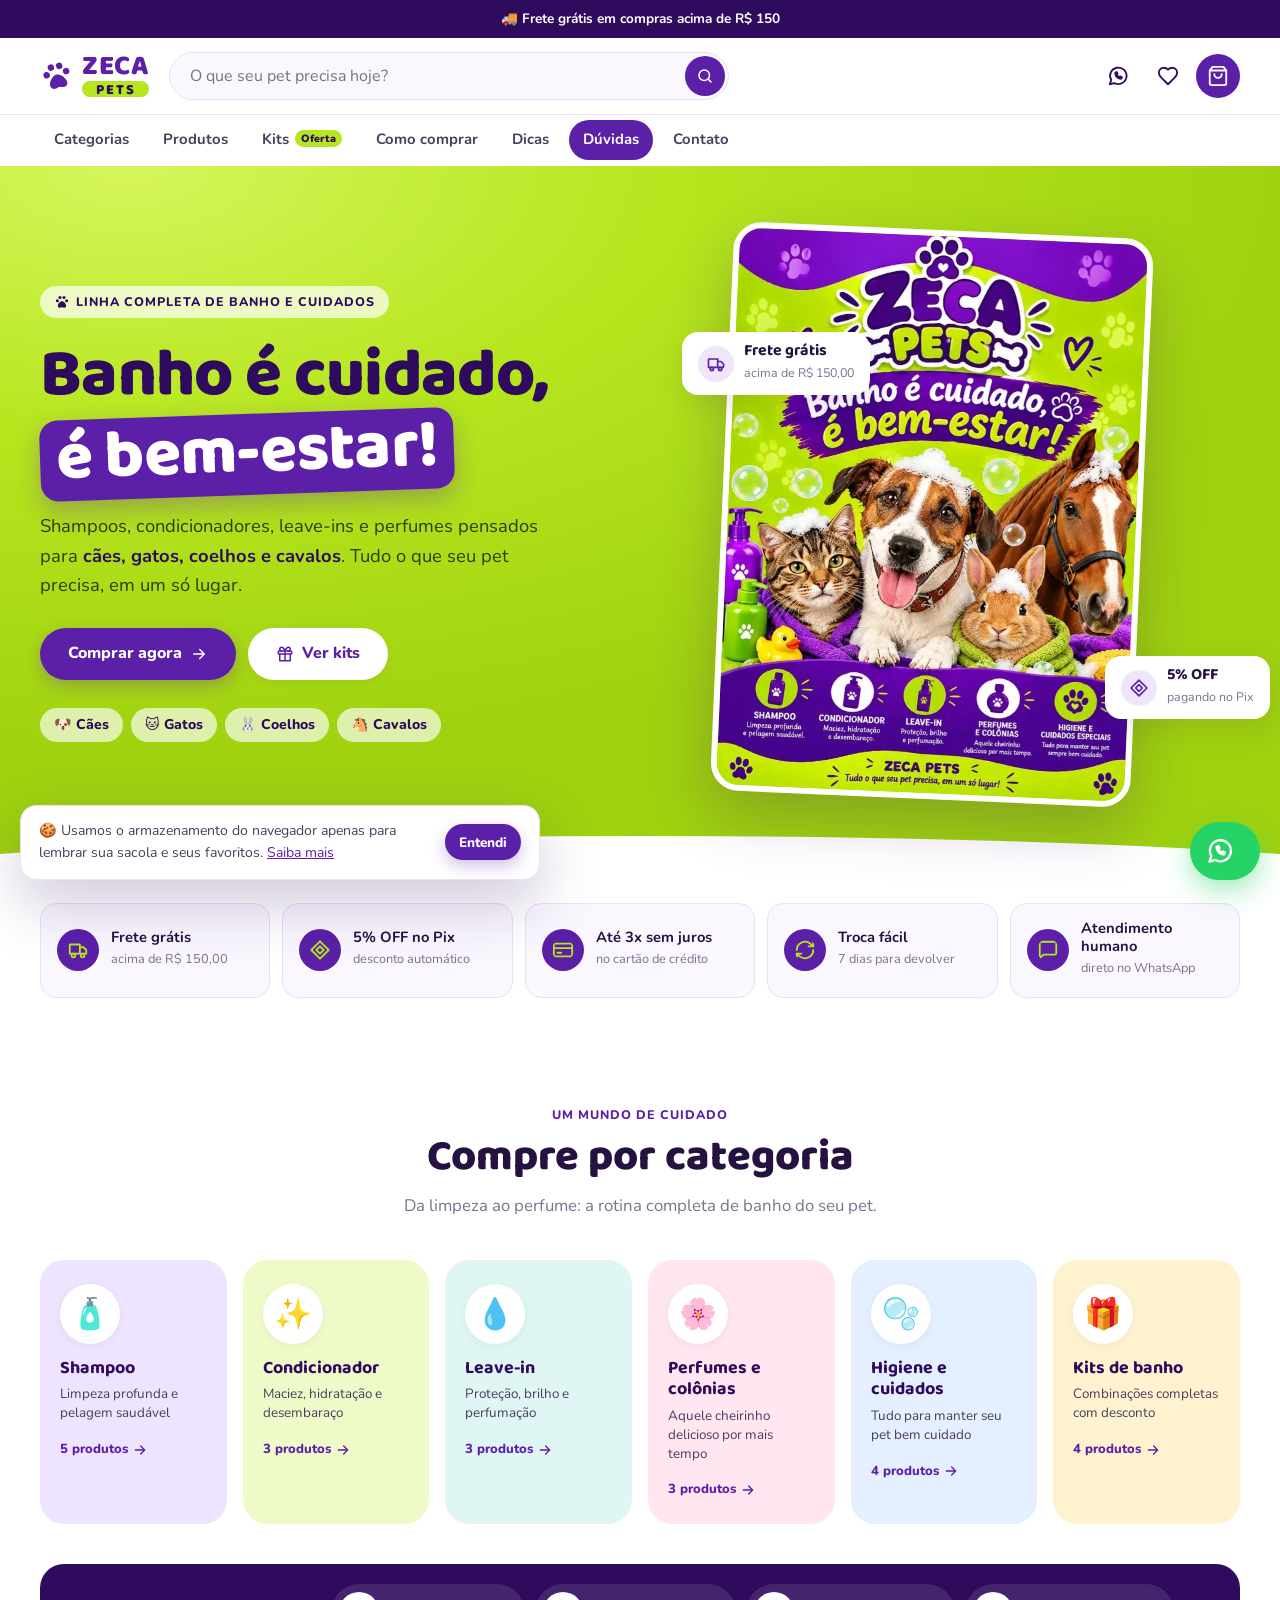
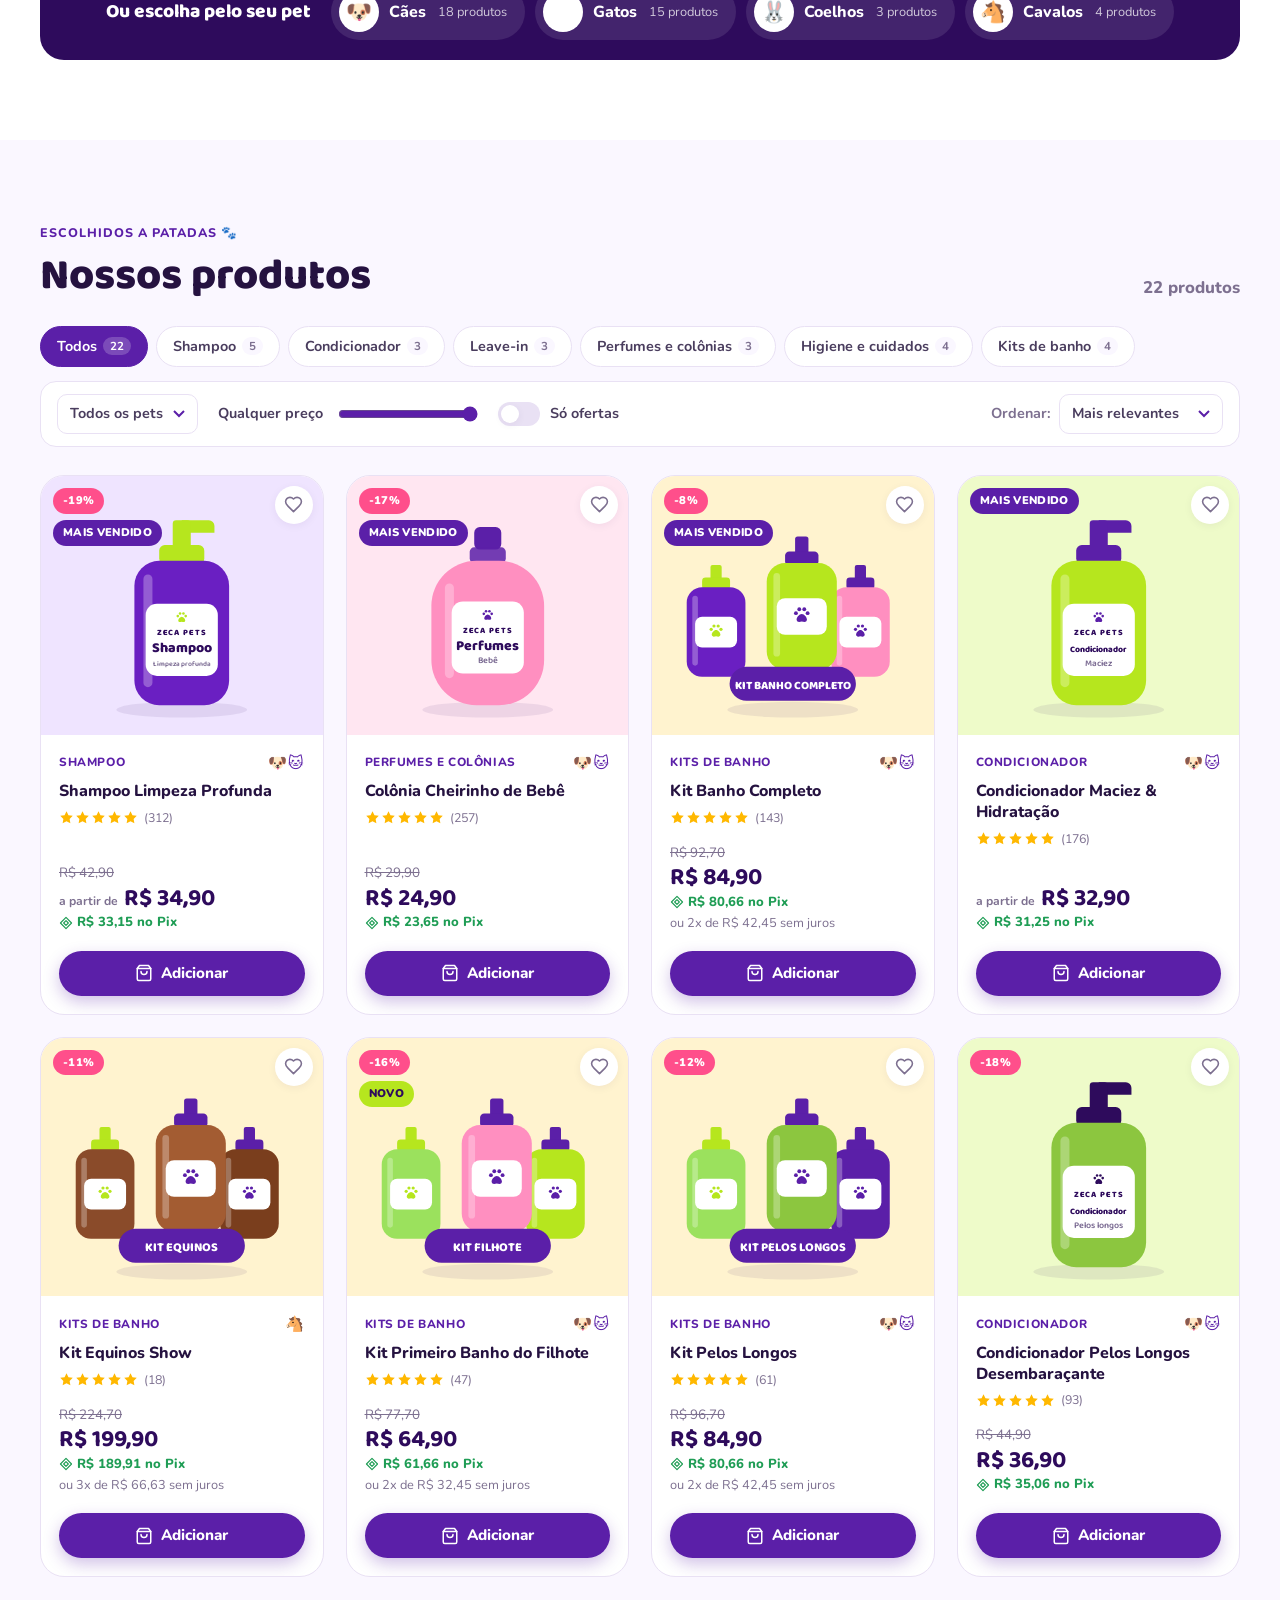
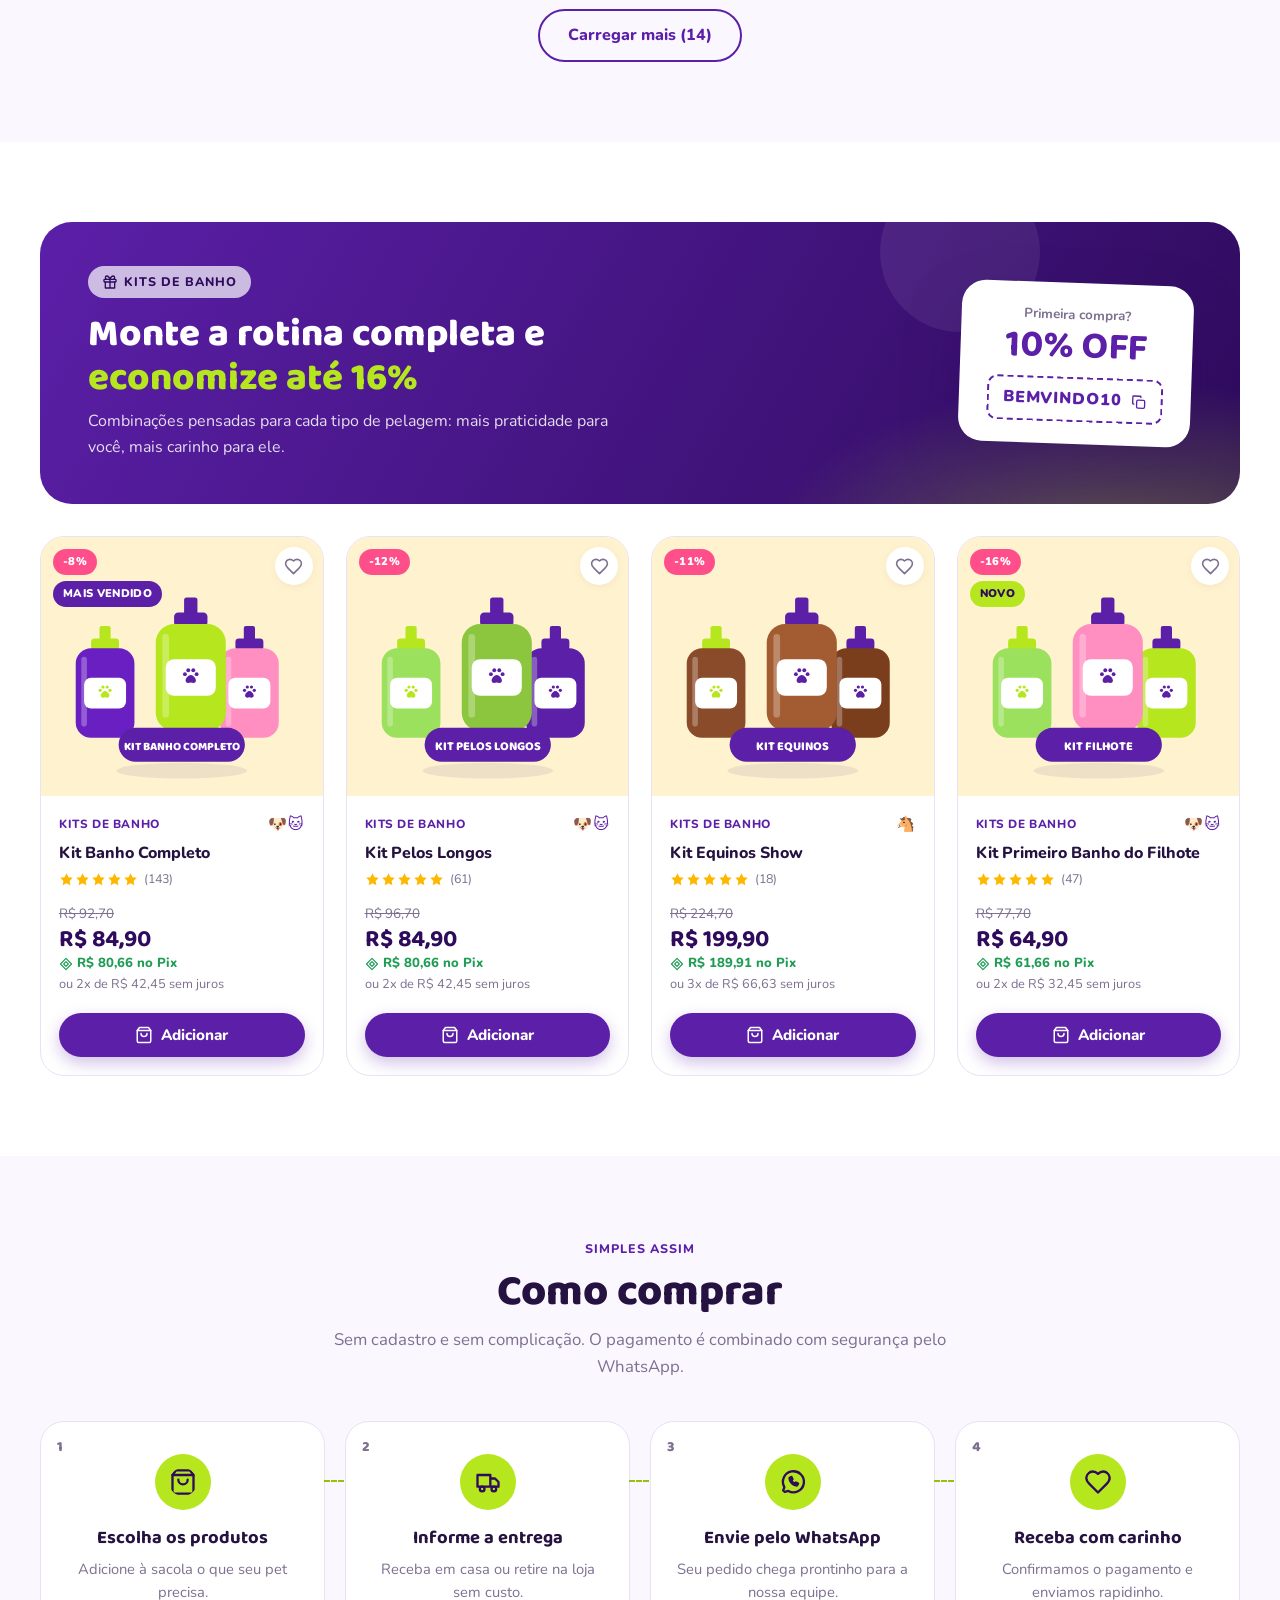
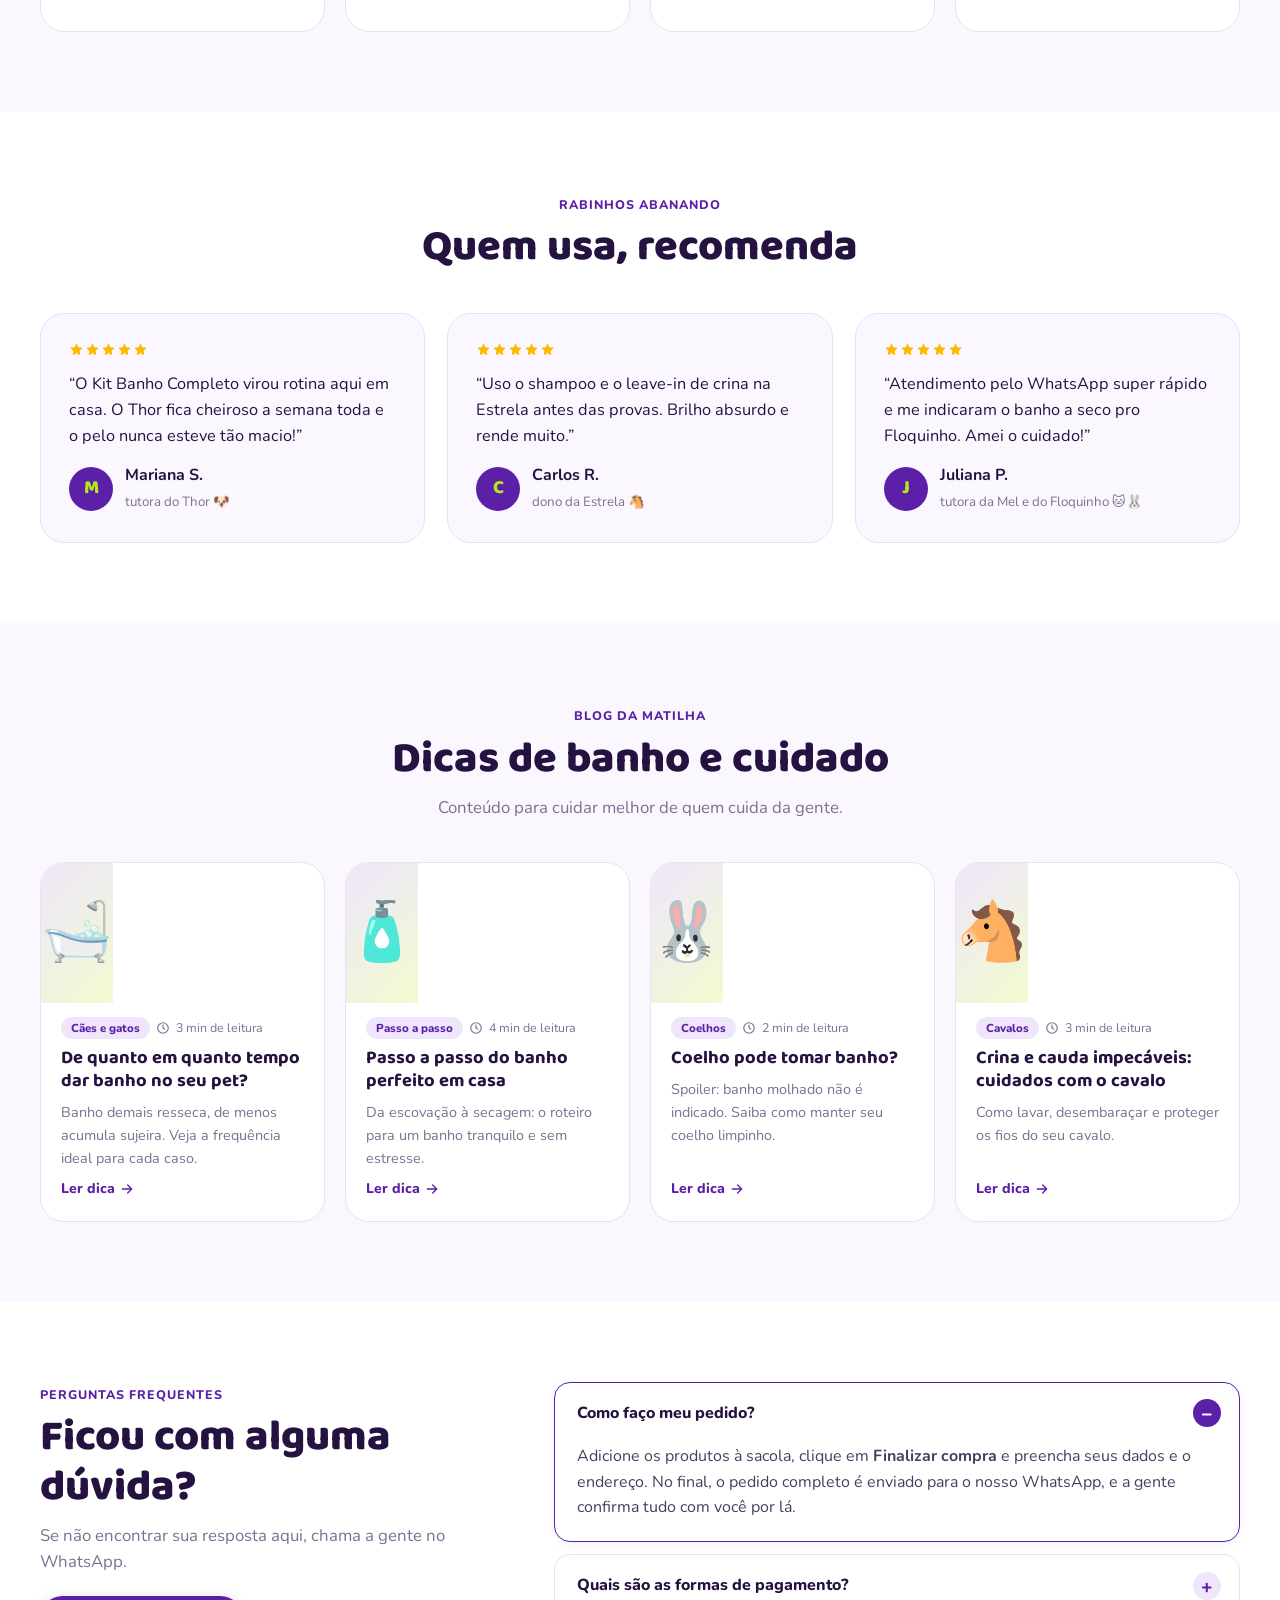
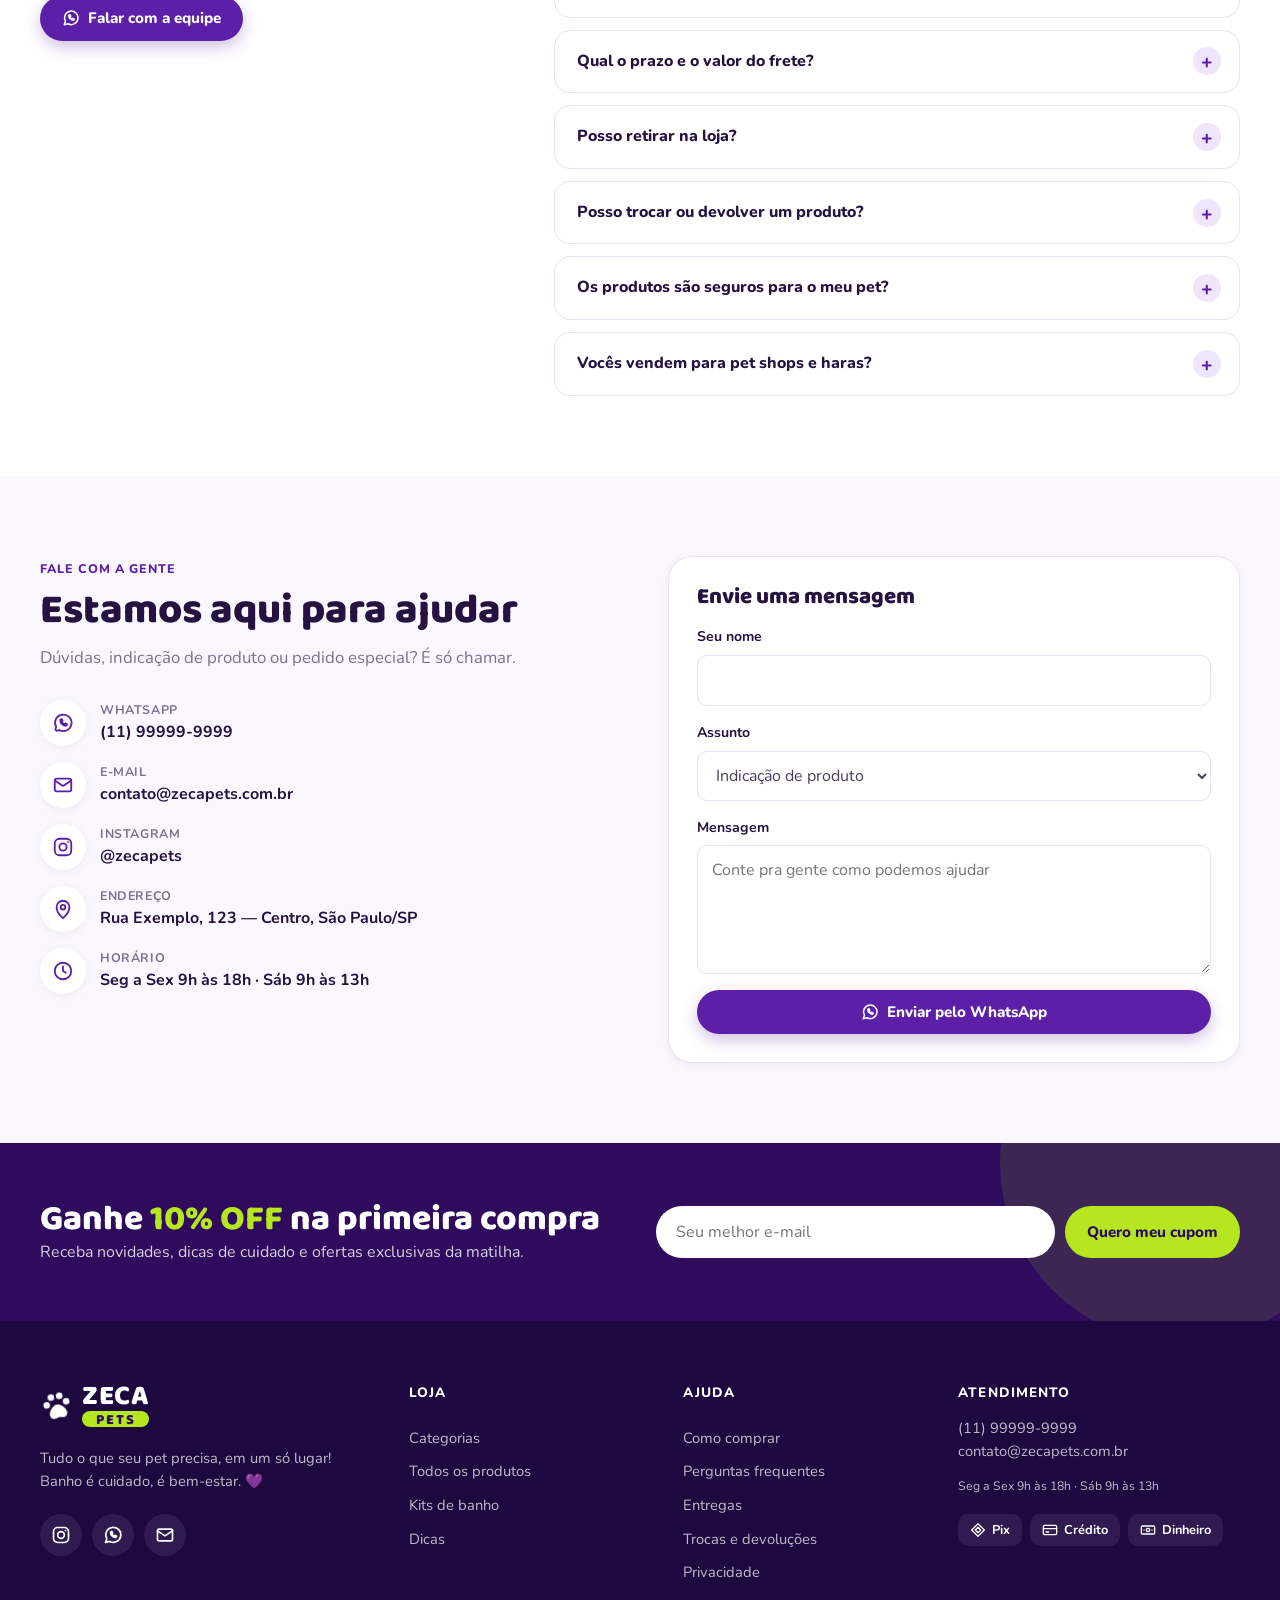
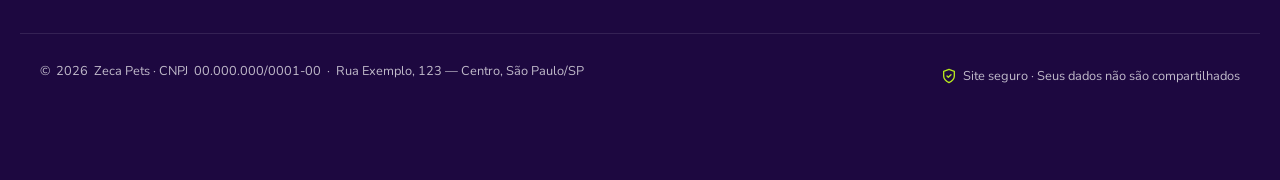
<file: index.html>
<!doctype html>
<html lang="pt-BR">
<head>
  <meta charset="utf-8">
  <meta name="viewport" content="width=device-width, initial-scale=1">
  <title>Zeca Pets — Banho é cuidado, é bem-estar!</title>
  <meta name="description" content="Shampoo, condicionador, leave-in, perfumes e produtos de higiene para cães, gatos, coelhos e cavalos. Frete grátis acima de R$ 150, 5% OFF no Pix e até 3x sem juros.">
  <meta name="theme-color" content="#5b1fa8">
  <link rel="icon" href="assets/img/favicon.svg" type="image/svg+xml">

  <!-- Compartilhamento em redes sociais -->
  <meta property="og:type" content="website">
  <meta property="og:title" content="Zeca Pets — Banho é cuidado, é bem-estar!">
  <meta property="og:description" content="Tudo o que seu pet precisa, em um só lugar! Linha completa de banho e cuidados para cães, gatos, coelhos e cavalos.">
  <meta property="og:image" content="assets/img/catalogo.webp">
  <meta property="og:locale" content="pt_BR">

  <link rel="preconnect" href="https://fonts.googleapis.com">
  <link rel="preconnect" href="https://fonts.gstatic.com" crossorigin>
  <link href="https://fonts.googleapis.com/css2?family=Baloo+2:wght@600;700;800&family=Nunito:wght@400;600;700;800&display=swap" rel="stylesheet">
  <link rel="stylesheet" href="css/styles.css">

  <script type="application/ld+json">
  { "@context": "https://schema.org", "@type": "PetStore", "name": "Zeca Pets",
    "slogan": "Banho é cuidado, é bem-estar!", "image": "assets/img/catalogo.webp",
    "priceRange": "R$", "paymentAccepted": "Pix, Cartão de crédito, Dinheiro" }
  </script>

  <script src="js/config.js" defer></script>
  <script src="js/data.js" defer></script>
  <script src="js/utils.js" defer></script>
  <script src="js/store.js" defer></script>
  <script src="js/art.js" defer></script>
  <script src="js/catalog.js" defer></script>
  <script src="js/cart.js" defer></script>
  <script src="js/checkout.js" defer></script>
  <script src="js/main.js" defer></script>
</head>
<body>
  <!-- ===== Ícones (SVG sprite) ===== -->
  <svg width="0" height="0" style="position:absolute" aria-hidden="true">
    <symbol id="i-search" viewBox="0 0 24 24"><circle cx="11" cy="11" r="7"/><path d="m20 20-3.5-3.5"/></symbol>
    <symbol id="i-heart" viewBox="0 0 24 24"><path d="M19 14c1.5-1.5 3-3.2 3-5.5A5.5 5.5 0 0 0 16.5 3c-1.8 0-3 .5-4.5 2-1.5-1.5-2.7-2-4.5-2A5.5 5.5 0 0 0 2 8.5c0 2.3 1.5 4 3 5.5l7 7Z"/></symbol>
    <symbol id="i-bag" viewBox="0 0 24 24"><path d="M6 2 3 6v14a2 2 0 0 0 2 2h14a2 2 0 0 0 2-2V6l-3-4Z"/><path d="M3 6h18M16 10a4 4 0 0 1-8 0"/></symbol>
    <symbol id="i-menu" viewBox="0 0 24 24"><path d="M4 6h16M4 12h16M4 18h16"/></symbol>
    <symbol id="i-x" viewBox="0 0 24 24"><path d="M18 6 6 18M6 6l12 12"/></symbol>
    <symbol id="i-plus" viewBox="0 0 24 24"><path d="M12 5v14M5 12h14"/></symbol>
    <symbol id="i-minus" viewBox="0 0 24 24"><path d="M5 12h14"/></symbol>
    <symbol id="i-trash" viewBox="0 0 24 24"><path d="M3 6h18M8 6V4h8v2M19 6l-1 14H6L5 6M10 11v6M14 11v6"/></symbol>
    <symbol id="i-truck" viewBox="0 0 24 24"><path d="M3 6h11v10H3zM14 9h4l3 3v4h-7"/><circle cx="7" cy="18" r="2"/><circle cx="17" cy="18" r="2"/></symbol>
    <symbol id="i-shield" viewBox="0 0 24 24"><path d="M12 22s8-4 8-10V5l-8-3-8 3v7c0 6 8 10 8 10z"/><path d="m9 12 2 2 4-4"/></symbol>
    <symbol id="i-refresh" viewBox="0 0 24 24"><path d="M3 12a9 9 0 0 1 15-6.7L21 8M21 3v5h-5M21 12a9 9 0 0 1-15 6.7L3 16M3 21v-5h5"/></symbol>
    <symbol id="i-chat" viewBox="0 0 24 24"><path d="M21 15a2 2 0 0 1-2 2H7l-4 4V5a2 2 0 0 1 2-2h14a2 2 0 0 1 2 2z"/></symbol>
    <symbol id="i-star" viewBox="0 0 24 24"><path d="m12 2 3.1 6.3 6.9 1-5 4.9 1.2 6.8L12 17.8 5.8 21 7 14.2 2 9.3l6.9-1z"/></symbol>
    <symbol id="i-arrow-right" viewBox="0 0 24 24"><path d="M5 12h14M13 6l6 6-6 6"/></symbol>
    <symbol id="i-arrow-left" viewBox="0 0 24 24"><path d="M19 12H5M11 6l-6 6 6 6"/></symbol>
    <symbol id="i-arrow-up" viewBox="0 0 24 24"><path d="M12 19V5M6 11l6-6 6 6"/></symbol>
    <symbol id="i-check" viewBox="0 0 24 24"><path d="M20 6 9 17l-5-5"/></symbol>
    <symbol id="i-clock" viewBox="0 0 24 24"><circle cx="12" cy="12" r="9"/><path d="M12 7v5l3 2"/></symbol>
    <symbol id="i-pin" viewBox="0 0 24 24"><path d="M12 22s7-6.2 7-12a7 7 0 0 0-14 0c0 5.8 7 12 7 12z"/><circle cx="12" cy="10" r="2.5"/></symbol>
    <symbol id="i-phone" viewBox="0 0 24 24"><path d="M22 16.9v3a2 2 0 0 1-2.2 2 19.8 19.8 0 0 1-8.6-3.1 19.5 19.5 0 0 1-6-6A19.8 19.8 0 0 1 2.1 4.2 2 2 0 0 1 4.1 2h3a2 2 0 0 1 2 1.7c.1.9.4 1.8.7 2.7a2 2 0 0 1-.5 2.1L8 9.8a16 16 0 0 0 6 6l1.3-1.3a2 2 0 0 1 2.1-.4c.9.3 1.8.6 2.7.7a2 2 0 0 1 1.7 2z"/></symbol>
    <symbol id="i-mail" viewBox="0 0 24 24"><rect x="3" y="5" width="18" height="14" rx="2"/><path d="m3 7 9 6 9-6"/></symbol>
    <symbol id="i-instagram" viewBox="0 0 24 24"><rect x="3" y="3" width="18" height="18" rx="5"/><circle cx="12" cy="12" r="4"/><path d="M17.5 6.5h.01"/></symbol>
    <symbol id="i-whatsapp" viewBox="0 0 24 24"><path d="M3 21l1.6-4.6A9 9 0 1 1 8 19.7L3 21z"/><path d="M9 8.6c0 3.4 3 6.4 6.4 6.4l1-1.6-2-1-1 1c-1.2-.5-2.3-1.6-2.8-2.8l1-1-1-2L9 8.6z"/></symbol>
    <symbol id="i-paw" viewBox="0 0 24 24"><circle cx="5" cy="10" r="2.3"/><circle cx="9" cy="5.3" r="2.3"/><circle cx="15" cy="5.3" r="2.3"/><circle cx="19" cy="10" r="2.3"/><path d="M12 11c-3 0-6.2 4-6.2 6.6 0 2 1.6 3 3 3 1.2 0 2.1-.6 3.2-.6s2 .6 3.2.6c1.4 0 3-1 3-3C18.2 15 15 11 12 11z"/></symbol>
    <symbol id="i-eye" viewBox="0 0 24 24"><path d="M2 12s3.5-7 10-7 10 7 10 7-3.5 7-10 7S2 12 2 12z"/><circle cx="12" cy="12" r="3"/></symbol>
    <symbol id="i-pix" viewBox="0 0 24 24"><path d="M12 2.5 21.5 12 12 21.5 2.5 12z"/><path d="m8 12 4-4 4 4-4 4z"/></symbol>
    <symbol id="i-card" viewBox="0 0 24 24"><rect x="2" y="5" width="20" height="14" rx="2"/><path d="M2 10h20M6 15h4"/></symbol>
    <symbol id="i-money" viewBox="0 0 24 24"><rect x="2" y="6" width="20" height="12" rx="2"/><circle cx="12" cy="12" r="2.5"/><path d="M6 12h.01M18 12h.01"/></symbol>
    <symbol id="i-store" viewBox="0 0 24 24"><path d="M3 9l2-5h14l2 5M4 9v11h16V9M3 9h18M9 20v-6h6v6"/></symbol>
    <symbol id="i-tag" viewBox="0 0 24 24"><path d="M20.6 13.4 13.4 20.6a2 2 0 0 1-2.8 0L3 13V3h10l7.6 7.6a2 2 0 0 1 0 2.8z"/><circle cx="7.5" cy="7.5" r="1.5"/></symbol>
    <symbol id="i-share" viewBox="0 0 24 24"><circle cx="18" cy="5" r="3"/><circle cx="6" cy="12" r="3"/><circle cx="18" cy="19" r="3"/><path d="m8.6 13.5 6.8 4M15.4 6.5l-6.8 4"/></symbol>
    <symbol id="i-user" viewBox="0 0 24 24"><circle cx="12" cy="8" r="4"/><path d="M4 21a8 8 0 0 1 16 0"/></symbol>
    <symbol id="i-gift" viewBox="0 0 24 24"><rect x="3" y="8" width="18" height="4" rx="1"/><path d="M12 8v13M19 12v9H5v-9M7.5 8a2.5 2.5 0 0 1 0-5C10 3 12 8 12 8s2-5 4.5-5a2.5 2.5 0 0 1 0 5"/></symbol>
    <symbol id="i-copy" viewBox="0 0 24 24"><rect x="9" y="9" width="12" height="12" rx="2"/><path d="M5 15H4a1 1 0 0 1-1-1V4a1 1 0 0 1 1-1h10a1 1 0 0 1 1 1v1"/></symbol>
    <symbol id="i-sliders" viewBox="0 0 24 24"><path d="M4 21v-7M4 10V3M12 21v-9M12 8V3M20 21v-5M20 12V3M1 14h6M9 8h6M17 16h6"/></symbol>
  </svg>

  <a class="skip-link" href="#conteudo">Pular para o conteúdo</a>

  <!-- ===== Avisos ===== -->
  <div class="announce" role="region" aria-label="Avisos da loja"><p id="announce" aria-live="polite"></p></div>

  <!-- ===== Cabeçalho ===== -->
  <header class="header" id="header">
    <div class="container header__inner">
      <button class="icon-btn header__menu" id="menuBtn" aria-label="Abrir menu" aria-controls="menuLayer">
        <svg class="i"><use href="#i-menu"/></svg>
      </button>

      <a class="logo" href="#inicio" aria-label="Zeca Pets — início">
        <svg class="logo__paw i i--fill"><use href="#i-paw"/></svg>
        <span class="logo__text"><span>ZECA</span><i>PETS</i></span>
      </a>

      <form class="search" id="searchForm" role="search" autocomplete="off">
        <label class="sr-only" for="searchInput">Buscar produtos</label>
        <input id="searchInput" type="search" placeholder="O que seu pet precisa hoje?" aria-controls="searchSuggest">
        <button class="search__btn" aria-label="Buscar"><svg class="i"><use href="#i-search"/></svg></button>
        <ul class="search__suggest" id="searchSuggest" hidden></ul>
      </form>

      <div class="header__actions">
        <a class="icon-btn hide-sm" data-wa="Olá! Vim pelo site da Zeca Pets 🐾" href="#" aria-label="Falar no WhatsApp"><svg class="i"><use href="#i-whatsapp"/></svg></a>
        <button class="icon-btn" id="favBtn" aria-label="Abrir favoritos">
          <svg class="i"><use href="#i-heart"/></svg><span class="count" id="favCount" hidden>0</span>
        </button>
        <button class="icon-btn icon-btn--primary" id="cartBtn" aria-label="Abrir sacola">
          <svg class="i"><use href="#i-bag"/></svg><span class="count" id="cartCount" hidden>0</span>
        </button>
      </div>
    </div>

    <nav class="nav" aria-label="Navegação principal">
      <div class="container nav__inner" id="mainNav">
        <a href="#categorias">Categorias</a>
        <a href="#produtos">Produtos</a>
        <a href="#kits">Kits <span class="nav__tag">Oferta</span></a>
        <a href="#como-comprar">Como comprar</a>
        <a href="#dicas">Dicas</a>
        <a href="#duvidas">Dúvidas</a>
        <a href="#contato">Contato</a>
      </div>
    </nav>
  </header>

  <main id="conteudo">
    <!-- ===== Hero ===== -->
    <section class="hero" id="inicio">
      <div class="hero__bubbles" aria-hidden="true"><i></i><i></i><i></i><i></i><i></i><i></i></div>
      <div class="container hero__inner">
        <div class="hero__text">
          <span class="eyebrow eyebrow--light"><svg class="i i--fill"><use href="#i-paw"/></svg> Linha completa de banho e cuidados</span>
          <h1>Banho é cuidado, <mark>é bem-estar!</mark></h1>
          <p class="hero__lead">Shampoos, condicionadores, leave-ins e perfumes pensados para <b>cães, gatos, coelhos e cavalos</b>. Tudo o que seu pet precisa, em um só lugar.</p>
          <div class="hero__cta">
            <a class="btn btn--primary btn--lg" href="#produtos">Comprar agora <svg class="i"><use href="#i-arrow-right"/></svg></a>
            <a class="btn btn--light btn--lg" href="#kits"><svg class="i"><use href="#i-gift"/></svg> Ver kits</a>
          </div>
          <ul class="hero__pets" aria-label="Pets atendidos">
            <li>🐶 Cães</li><li>🐱 Gatos</li><li>🐰 Coelhos</li><li>🐴 Cavalos</li>
          </ul>
        </div>
        <div class="hero__media">
          <img src="assets/img/catalogo.webp" alt="Catálogo Zeca Pets: cachorro, gato, coelho e cavalo cheios de espuma após o banho" width="651" height="889" fetchpriority="high">
          <div class="float-badge float-badge--a"><svg class="i"><use href="#i-truck"/></svg><span><b>Frete grátis</b><small>acima de <span data-info="freeFrom"></span></small></span></div>
          <div class="float-badge float-badge--b"><svg class="i"><use href="#i-pix"/></svg><span><b><span data-info="pix"></span> OFF</b><small>pagando no Pix</small></span></div>
        </div>
      </div>
    </section>

    <!-- ===== Vantagens ===== -->
    <section class="perks" aria-label="Vantagens">
      <div class="container perks__inner">
        <div><svg class="i"><use href="#i-truck"/></svg><p><b>Frete grátis</b><small>acima de <span data-info="freeFrom"></span></small></p></div>
        <div><svg class="i"><use href="#i-pix"/></svg><p><b><span data-info="pix"></span> OFF no Pix</b><small>desconto automático</small></p></div>
        <div><svg class="i"><use href="#i-card"/></svg><p><b>Até <span data-info="installments"></span> sem juros</b><small>no cartão de crédito</small></p></div>
        <div><svg class="i"><use href="#i-refresh"/></svg><p><b>Troca fácil</b><small>7 dias para devolver</small></p></div>
        <div><svg class="i"><use href="#i-chat"/></svg><p><b>Atendimento humano</b><small>direto no WhatsApp</small></p></div>
      </div>
    </section>

    <!-- ===== Categorias ===== -->
    <section class="section" id="categorias">
      <div class="container">
        <header class="section__head">
          <span class="eyebrow">Um mundo de cuidado</span>
          <h2>Compre por categoria</h2>
          <p>Da limpeza ao perfume: a rotina completa de banho do seu pet.</p>
        </header>
        <div class="category-grid" id="categoryGrid"></div>

        <div class="pet-strip">
          <h3>Ou escolha pelo seu pet</h3>
          <div class="pet-grid" id="petGrid"></div>
        </div>
      </div>
    </section>

    <!-- ===== Produtos ===== -->
    <section class="section section--soft" id="produtos">
      <div class="container">
        <header class="section__head section__head--row">
          <div>
            <span class="eyebrow">Escolhidos a patadas 🐾</span>
            <h2>Nossos produtos</h2>
          </div>
          <p class="result-count" id="resultCount" aria-live="polite"></p>
        </header>

        <div class="toolbar">
          <div class="chips" id="filterChips" role="group" aria-label="Filtrar por categoria"></div>
          <div class="toolbar__row">
            <label class="select">
              <span class="sr-only">Filtrar por pet</span>
              <select id="petFilter"></select>
            </label>
            <label class="range">
              <span id="priceMaxLabel">Qualquer preço</span>
              <input type="range" id="priceMax" min="20" step="10" aria-label="Preço máximo">
            </label>
            <label class="switch">
              <input type="checkbox" id="promoOnly"><span class="switch__ui" aria-hidden="true"></span> Só ofertas
            </label>
            <label class="select select--sort">
              <span>Ordenar:</span>
              <select id="sortSelect">
                <option value="relevance">Mais relevantes</option>
                <option value="rating">Melhor avaliados</option>
                <option value="price-asc">Menor preço</option>
                <option value="price-desc">Maior preço</option>
                <option value="discount">Maior desconto</option>
                <option value="newest">Novidades</option>
              </select>
            </label>
          </div>
          <div class="active-filters" id="activeFilters"></div>
        </div>

        <div class="product-grid" id="productGrid"></div>

        <div class="empty empty--inline" id="emptyState" hidden>
          <span class="empty__icon">🔍</span>
          <h3>Nenhum produto encontrado</h3>
          <p>Tente outros filtros ou fale com a gente: a gente ajuda a achar o produto ideal.</p>
          <button class="btn btn--outline" data-clear="all">Limpar filtros</button>
        </div>

        <div class="center"><button class="btn btn--outline btn--lg" id="loadMore" hidden>Carregar mais</button></div>
      </div>
    </section>

    <!-- ===== Kits ===== -->
    <section class="section" id="kits">
      <div class="container">
        <div class="promo">
          <div class="promo__text">
            <span class="eyebrow eyebrow--light"><svg class="i"><use href="#i-gift"/></svg> Kits de banho</span>
            <h2>Monte a rotina completa e <mark>economize até 16%</mark></h2>
            <p>Combinações pensadas para cada tipo de pelagem: mais praticidade para você, mais carinho para ele.</p>
          </div>
          <div class="promo__coupon">
            <small>Primeira compra?</small>
            <b>10% OFF</b>
            <button class="coupon-tag" data-copy="BEMVINDO10" aria-label="Copiar cupom BEMVINDO10">BEMVINDO10 <svg class="i"><use href="#i-copy"/></svg></button>
          </div>
        </div>
        <div class="product-grid product-grid--4" id="kitGrid"></div>
      </div>
    </section>

    <!-- ===== Como comprar ===== -->
    <section class="section section--soft" id="como-comprar">
      <div class="container">
        <header class="section__head">
          <span class="eyebrow">Simples assim</span>
          <h2>Como comprar</h2>
          <p>Sem cadastro e sem complicação. O pagamento é combinado com segurança pelo WhatsApp.</p>
        </header>
        <ol class="steps">
          <li><span class="steps__n">1</span><svg class="i"><use href="#i-bag"/></svg><b>Escolha os produtos</b><p>Adicione à sacola o que seu pet precisa.</p></li>
          <li><span class="steps__n">2</span><svg class="i"><use href="#i-truck"/></svg><b>Informe a entrega</b><p>Receba em casa ou retire na loja sem custo.</p></li>
          <li><span class="steps__n">3</span><svg class="i"><use href="#i-whatsapp"/></svg><b>Envie pelo WhatsApp</b><p>Seu pedido chega prontinho para a nossa equipe.</p></li>
          <li><span class="steps__n">4</span><svg class="i"><use href="#i-heart"/></svg><b>Receba com carinho</b><p>Confirmamos o pagamento e enviamos rapidinho.</p></li>
        </ol>
      </div>
    </section>

    <!-- ===== Depoimentos ===== -->
    <section class="section" id="depoimentos">
      <div class="container">
        <header class="section__head">
          <span class="eyebrow">Rabinhos abanando</span>
          <h2>Quem usa, recomenda</h2>
        </header>
        <div class="testimonial-grid" id="testimonialGrid"></div>
      </div>
    </section>

    <!-- ===== Dicas ===== -->
    <section class="section section--soft" id="dicas">
      <div class="container">
        <header class="section__head">
          <span class="eyebrow">Blog da matilha</span>
          <h2>Dicas de banho e cuidado</h2>
          <p>Conteúdo para cuidar melhor de quem cuida da gente.</p>
        </header>
        <div class="article-grid" id="articleGrid"></div>
      </div>
    </section>

    <!-- ===== Dúvidas ===== -->
    <section class="section" id="duvidas">
      <div class="container faq">
        <header class="section__head section__head--left">
          <span class="eyebrow">Perguntas frequentes</span>
          <h2>Ficou com alguma dúvida?</h2>
          <p>Se não encontrar sua resposta aqui, chama a gente no WhatsApp.</p>
          <a class="btn btn--primary" data-wa="Olá! Tenho uma dúvida sobre a Zeca Pets." href="#"><svg class="i"><use href="#i-whatsapp"/></svg> Falar com a equipe</a>
        </header>
        <div class="faq__list">
          <details open><summary>Como faço meu pedido?</summary><p>Adicione os produtos à sacola, clique em <b>Finalizar compra</b> e preencha seus dados e o endereço. No final, o pedido completo é enviado para o nosso WhatsApp, e a gente confirma tudo com você por lá.</p></details>
          <details><summary>Quais são as formas de pagamento?</summary><p>Pix com <b><span data-info="pix"></span> de desconto</b>, cartão de crédito em até <b><span data-info="installments"></span> sem juros</b> (enviamos um link de pagamento seguro) e dinheiro na entrega ou retirada.</p></details>
          <details><summary>Qual o prazo e o valor do frete?</summary><p>O frete é calculado pelo CEP no checkout e o prazo aparece antes de você enviar o pedido. Compras acima de <b><span data-info="freeFrom"></span></b> têm <b>frete grátis</b>.</p></details>
          <details><summary>Posso retirar na loja?</summary><p>Pode! Escolha <b>Retirar na loja</b> no checkout. A retirada é gratuita e o pedido fica pronto em até 2 horas no horário de funcionamento.</p></details>
          <details><summary>Posso trocar ou devolver um produto?</summary><p>Sim. Você tem até <b>7 dias</b> após o recebimento para desistir da compra, conforme o Código de Defesa do Consumidor. Produtos com defeito podem ser trocados em até 30 dias. Veja as <a href="politicas.html#trocas">políticas de troca</a>.</p></details>
          <details><summary>Os produtos são seguros para o meu pet?</summary><p>Todos os produtos são de uso veterinário e indicados para as espécies informadas na descrição. Se notar vermelhidão, coceira ou qualquer reação, suspenda o uso e procure um médico-veterinário.</p></details>
          <details><summary>Vocês vendem para pet shops e haras?</summary><p>Sim! Temos condições especiais para revenda, banho e tosa e haras. Fale com a gente pelo WhatsApp e peça a tabela de atacado.</p></details>
        </div>
      </div>
    </section>

    <!-- ===== Contato ===== -->
    <section class="section section--soft" id="contato">
      <div class="container contact">
        <div class="contact__info">
          <span class="eyebrow">Fale com a gente</span>
          <h2>Estamos aqui para ajudar</h2>
          <p>Dúvidas, indicação de produto ou pedido especial? É só chamar.</p>
          <ul class="contact__list">
            <li><svg class="i"><use href="#i-whatsapp"/></svg><div><small>WhatsApp</small><a data-wa="Olá! Vim pelo site da Zeca Pets 🐾" href="#" data-info="phone"></a></div></li>
            <li><svg class="i"><use href="#i-mail"/></svg><div><small>E-mail</small><a data-mailto href="#" data-info="email"></a></div></li>
            <li><svg class="i"><use href="#i-instagram"/></svg><div><small>Instagram</small><a data-insta href="#" data-info="instagram"></a></div></li>
            <li><svg class="i"><use href="#i-pin"/></svg><div><small>Endereço</small><span data-info="address"></span></div></li>
            <li><svg class="i"><use href="#i-clock"/></svg><div><small>Horário</small><span data-info="hours"></span></div></li>
          </ul>
        </div>
        <form class="contact__form card" id="contactForm">
          <h3>Envie uma mensagem</h3>
          <div class="field"><label for="ctName">Seu nome</label><input id="ctName" name="name" required autocomplete="name"></div>
          <div class="field"><label for="ctSubject">Assunto</label>
            <select id="ctSubject" name="subject">
              <option>Indicação de produto</option><option>Dúvida sobre pedido</option><option>Trocas e devoluções</option><option>Atacado / revenda</option><option>Outro assunto</option>
            </select>
          </div>
          <div class="field"><label for="ctMsg">Mensagem</label><textarea id="ctMsg" name="message" rows="4" required placeholder="Conte pra gente como podemos ajudar"></textarea></div>
          <button class="btn btn--primary btn--block"><svg class="i"><use href="#i-whatsapp"/></svg> Enviar pelo WhatsApp</button>
        </form>
      </div>
    </section>

    <!-- ===== Newsletter ===== -->
    <section class="news">
      <div class="container news__inner">
        <div>
          <h2>Ganhe <mark>10% OFF</mark> na primeira compra</h2>
          <p>Receba novidades, dicas de cuidado e ofertas exclusivas da matilha.</p>
        </div>
        <form id="newsForm" class="news__form">
          <label class="sr-only" for="newsEmail">Seu e-mail</label>
          <input id="newsEmail" type="email" required placeholder="Seu melhor e-mail" autocomplete="email">
          <button class="btn btn--lime">Quero meu cupom</button>
        </form>
      </div>
    </section>
  </main>

  <!-- ===== Rodapé ===== -->
  <footer class="footer">
    <div class="container footer__grid">
      <div class="footer__brand">
        <a class="logo logo--light" href="#inicio"><svg class="logo__paw i i--fill"><use href="#i-paw"/></svg><span class="logo__text"><span>ZECA</span><i>PETS</i></span></a>
        <p>Tudo o que seu pet precisa, em um só lugar! Banho é cuidado, é bem-estar. 💜</p>
        <div class="footer__social">
          <a data-insta href="#" aria-label="Instagram"><svg class="i"><use href="#i-instagram"/></svg></a>
          <a data-wa="Olá! Vim pelo site da Zeca Pets 🐾" href="#" aria-label="WhatsApp"><svg class="i"><use href="#i-whatsapp"/></svg></a>
          <a data-mailto href="#" aria-label="E-mail"><svg class="i"><use href="#i-mail"/></svg></a>
        </div>
      </div>
      <nav aria-label="Loja"><h4>Loja</h4>
        <a href="#categorias">Categorias</a><a href="#produtos">Todos os produtos</a><a href="#kits">Kits de banho</a><a href="#dicas">Dicas</a>
      </nav>
      <nav aria-label="Ajuda"><h4>Ajuda</h4>
        <a href="#como-comprar">Como comprar</a><a href="#duvidas">Perguntas frequentes</a><a href="politicas.html#entregas">Entregas</a><a href="politicas.html#trocas">Trocas e devoluções</a><a href="politicas.html#privacidade">Privacidade</a>
      </nav>
      <div><h4>Atendimento</h4>
        <p><span data-info="phone"></span><br><span data-info="email"></span></p>
        <p><small data-info="hours"></small></p>
        <div class="pay-list" aria-label="Formas de pagamento">
          <span><svg class="i"><use href="#i-pix"/></svg> Pix</span><span><svg class="i"><use href="#i-card"/></svg> Crédito</span><span><svg class="i"><use href="#i-money"/></svg> Dinheiro</span>
        </div>
      </div>
    </div>
    <div class="footer__legal container">
      <p>© <span data-info="year"></span> Zeca Pets · CNPJ <span data-info="cnpj"></span> · <span data-info="address"></span></p>
      <p><svg class="i"><use href="#i-shield"/></svg> Site seguro · Seus dados não são compartilhados</p>
    </div>
  </footer>

  <!-- ===== Flutuantes ===== -->
  <a class="wa-float" data-wa="Olá! Vim pelo site da Zeca Pets 🐾" href="#" aria-label="Fale conosco pelo WhatsApp"><svg class="i"><use href="#i-whatsapp"/></svg><span>Fale com a gente</span></a>
  <button class="to-top" id="toTop" aria-label="Voltar ao topo"><svg class="i"><use href="#i-arrow-up"/></svg></button>

  <div class="cookie" id="cookieBar" hidden role="region" aria-label="Aviso de privacidade">
    <p>🍪 Usamos o armazenamento do navegador apenas para lembrar sua sacola e seus favoritos. <a href="politicas.html#privacidade">Saiba mais</a></p>
    <button class="btn btn--primary btn--sm" id="cookieOk">Entendi</button>
  </div>

  <div class="toast" id="toast" role="status" aria-live="polite"></div>

  <!-- ===== Camadas: menu, sacola, favoritos, produto, checkout, dica ===== -->
  <div class="layer layer--drawer layer--left" id="menuLayer" hidden>
    <div class="layer__backdrop" data-close></div>
    <aside class="layer__panel drawer" role="dialog" aria-modal="true" aria-label="Menu" tabindex="-1">
      <header class="drawer__head"><a class="logo" href="#inicio"><svg class="logo__paw i i--fill"><use href="#i-paw"/></svg><span class="logo__text"><span>ZECA</span><i>PETS</i></span></a><button class="icon-btn" data-close aria-label="Fechar menu"><svg class="i"><use href="#i-x"/></svg></button></header>
      <nav class="drawer__nav">
        <a href="#inicio">Início</a><a href="#categorias">Categorias</a><a href="#produtos">Produtos</a><a href="#kits">Kits de banho</a>
        <a href="#como-comprar">Como comprar</a><a href="#dicas">Dicas</a><a href="#duvidas">Dúvidas</a><a href="#contato">Contato</a>
      </nav>
      <div class="drawer__foot"><a class="btn btn--primary btn--block" data-wa="Olá! Vim pelo site da Zeca Pets 🐾" href="#"><svg class="i"><use href="#i-whatsapp"/></svg> Falar no WhatsApp</a></div>
    </aside>
  </div>

  <div class="layer layer--drawer" id="cartLayer" hidden>
    <div class="layer__backdrop" data-close></div>
    <aside class="layer__panel drawer" role="dialog" aria-modal="true" aria-labelledby="cartTitle" tabindex="-1">
      <header class="drawer__head"><h2 id="cartTitle">Sua sacola <small id="cartHeadCount"></small></h2><button class="icon-btn" data-close aria-label="Fechar sacola"><svg class="i"><use href="#i-x"/></svg></button></header>
      <div id="freeShip"></div>
      <div class="drawer__body" id="cartBody"></div>
      <footer class="drawer__foot" id="cartFoot"></footer>
    </aside>
  </div>

  <div class="layer layer--drawer" id="favLayer" hidden>
    <div class="layer__backdrop" data-close></div>
    <aside class="layer__panel drawer" role="dialog" aria-modal="true" aria-labelledby="favTitle" tabindex="-1">
      <header class="drawer__head"><h2 id="favTitle">Meus favoritos</h2><button class="icon-btn" data-close aria-label="Fechar favoritos"><svg class="i"><use href="#i-x"/></svg></button></header>
      <div class="drawer__body" id="favBody"></div>
    </aside>
  </div>

  <div class="layer layer--modal" id="productLayer" hidden>
    <div class="layer__backdrop" data-close></div>
    <div class="layer__panel modal modal--lg" role="dialog" aria-modal="true" aria-labelledby="productTitle" tabindex="-1">
      <button class="icon-btn modal__close" data-close aria-label="Fechar"><svg class="i"><use href="#i-x"/></svg></button>
      <div id="productContent"></div>
    </div>
  </div>

  <div class="layer layer--modal" id="checkoutLayer" hidden>
    <div class="layer__backdrop" data-close></div>
    <div class="layer__panel modal modal--lg" role="dialog" aria-modal="true" aria-label="Finalizar compra" tabindex="-1">
      <button class="icon-btn modal__close" data-close aria-label="Fechar"><svg class="i"><use href="#i-x"/></svg></button>
      <h2 class="modal__title">Finalizar compra</h2>
      <div id="checkoutContent"></div>
    </div>
  </div>

  <div class="layer layer--modal" id="articleLayer" hidden>
    <div class="layer__backdrop" data-close></div>
    <div class="layer__panel modal" role="dialog" aria-modal="true" aria-labelledby="articleTitle" tabindex="-1">
      <button class="icon-btn modal__close" data-close aria-label="Fechar"><svg class="i"><use href="#i-x"/></svg></button>
      <div id="articleContent"></div>
    </div>
  </div>
</body>
</html>
</file>
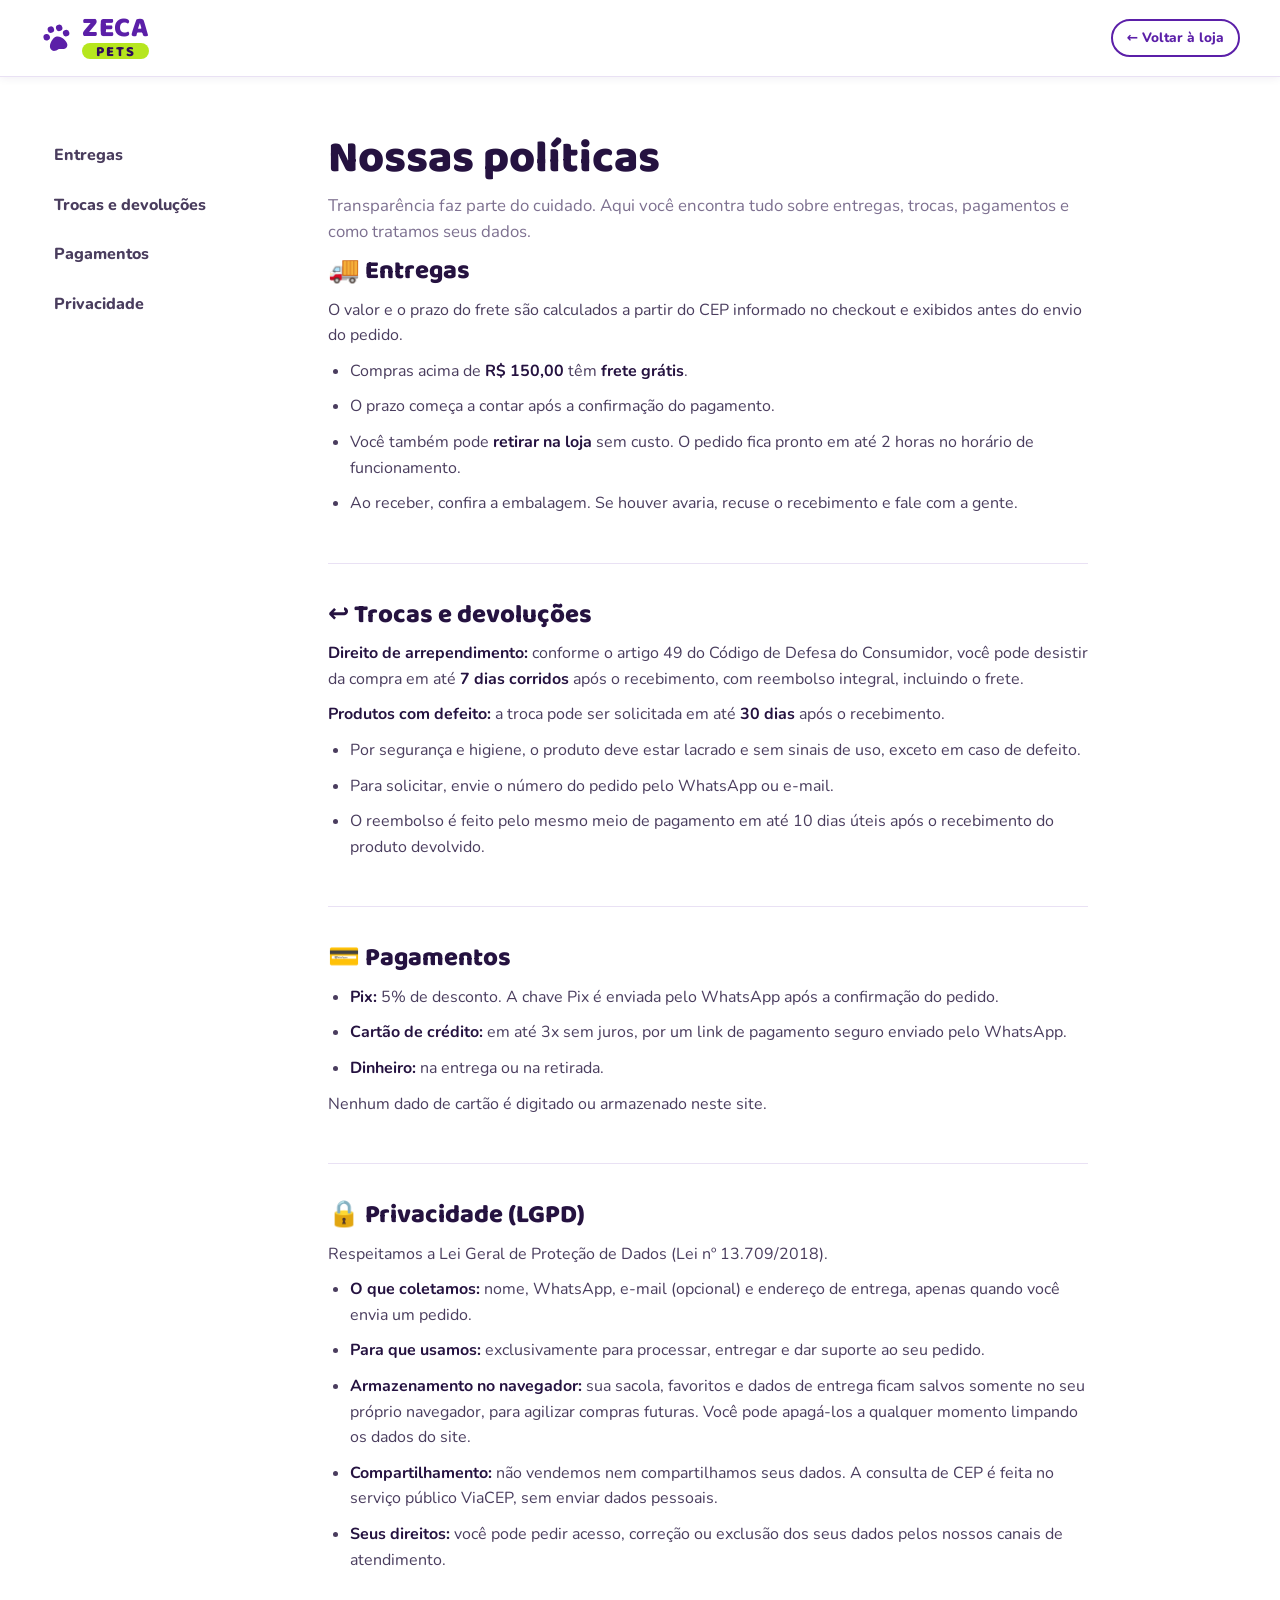
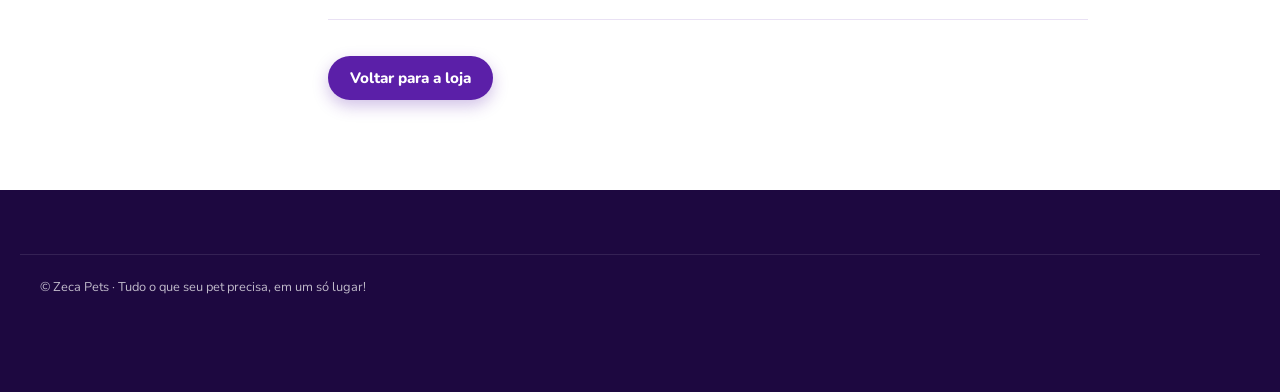
<file: politicas.html>
<!doctype html>
<html lang="pt-BR">
<head>
  <meta charset="utf-8">
  <meta name="viewport" content="width=device-width, initial-scale=1">
  <title>Políticas — Zeca Pets</title>
  <meta name="description" content="Políticas de entrega, trocas e devoluções, pagamentos e privacidade da Zeca Pets.">
  <meta name="theme-color" content="#5b1fa8">
  <link rel="icon" href="assets/img/favicon.svg" type="image/svg+xml">
  <link rel="preconnect" href="https://fonts.googleapis.com">
  <link rel="preconnect" href="https://fonts.gstatic.com" crossorigin>
  <link href="https://fonts.googleapis.com/css2?family=Baloo+2:wght@600;700;800&family=Nunito:wght@400;600;700;800&display=swap" rel="stylesheet">
  <link rel="stylesheet" href="css/styles.css">
  <style>
    .policy { display: grid; grid-template-columns: 240px 1fr; gap: 48px; align-items: start; padding-block: 56px 80px; }
    .policy__nav { position: sticky; top: 100px; display: grid; gap: 4px; }
    .policy__nav a { padding: 10px 14px; border-radius: var(--r-sm); text-decoration: none; font-weight: 800; color: var(--text); }
    .policy__nav a:hover { background: var(--purple-50); color: var(--purple); }
    .policy article { max-width: 760px; }
    .policy section { padding-bottom: 36px; margin-bottom: 36px; border-bottom: 1px solid var(--line); scroll-margin-top: 100px; }
    .policy h1 { font-size: clamp(2rem, 4vw, 2.8rem); margin-bottom: 8px; }
    .policy h2 { font-size: 1.6rem; margin-bottom: 12px; }
    .policy p, .policy li { margin-bottom: 10px; }
    .policy ul { list-style: disc; padding-left: 22px; }
    .policy b { color: var(--ink); }
    .lead { color: var(--muted); font-size: 1.05rem; margin-bottom: 36px; }
    @media (max-width: 760px) { .policy { grid-template-columns: 1fr; gap: 24px; } .policy__nav { position: static; display: flex; flex-wrap: wrap; } }
  </style>
</head>
<body>
  <header class="header is-scrolled">
    <div class="container header__inner">
      <a class="logo" href="index.html" aria-label="Zeca Pets — voltar à loja">
        <svg class="logo__paw i i--fill" viewBox="0 0 24 24"><circle cx="5" cy="10" r="2.3"/><circle cx="9" cy="5.3" r="2.3"/><circle cx="15" cy="5.3" r="2.3"/><circle cx="19" cy="10" r="2.3"/><path d="M12 11c-3 0-6.2 4-6.2 6.6 0 2 1.6 3 3 3 1.2 0 2.1-.6 3.2-.6s2 .6 3.2.6c1.4 0 3-1 3-3C18.2 15 15 11 12 11z"/></svg>
        <span class="logo__text"><span>ZECA</span><i>PETS</i></span>
      </a>
      <a class="btn btn--outline btn--sm" href="index.html" style="margin-left:auto">← Voltar à loja</a>
    </div>
  </header>

  <main class="container policy">
    <nav class="policy__nav" aria-label="Seções">
      <a href="#entregas">Entregas</a>
      <a href="#trocas">Trocas e devoluções</a>
      <a href="#pagamentos">Pagamentos</a>
      <a href="#privacidade">Privacidade</a>
    </nav>

    <article>
      <h1>Nossas políticas</h1>
      <p class="lead">Transparência faz parte do cuidado. Aqui você encontra tudo sobre entregas, trocas, pagamentos e como tratamos seus dados.</p>

      <section id="entregas">
        <h2>🚚 Entregas</h2>
        <p>O valor e o prazo do frete são calculados a partir do CEP informado no checkout e exibidos antes do envio do pedido.</p>
        <ul>
          <li>Compras acima de <b>R$ 150,00</b> têm <b>frete grátis</b>.</li>
          <li>O prazo começa a contar após a confirmação do pagamento.</li>
          <li>Você também pode <b>retirar na loja</b> sem custo. O pedido fica pronto em até 2 horas no horário de funcionamento.</li>
          <li>Ao receber, confira a embalagem. Se houver avaria, recuse o recebimento e fale com a gente.</li>
        </ul>
      </section>

      <section id="trocas">
        <h2>↩️ Trocas e devoluções</h2>
        <p><b>Direito de arrependimento:</b> conforme o artigo 49 do Código de Defesa do Consumidor, você pode desistir da compra em até <b>7 dias corridos</b> após o recebimento, com reembolso integral, incluindo o frete.</p>
        <p><b>Produtos com defeito:</b> a troca pode ser solicitada em até <b>30 dias</b> após o recebimento.</p>
        <ul>
          <li>Por segurança e higiene, o produto deve estar lacrado e sem sinais de uso, exceto em caso de defeito.</li>
          <li>Para solicitar, envie o número do pedido pelo WhatsApp ou e-mail.</li>
          <li>O reembolso é feito pelo mesmo meio de pagamento em até 10 dias úteis após o recebimento do produto devolvido.</li>
        </ul>
      </section>

      <section id="pagamentos">
        <h2>💳 Pagamentos</h2>
        <ul>
          <li><b>Pix:</b> 5% de desconto. A chave Pix é enviada pelo WhatsApp após a confirmação do pedido.</li>
          <li><b>Cartão de crédito:</b> em até 3x sem juros, por um link de pagamento seguro enviado pelo WhatsApp.</li>
          <li><b>Dinheiro:</b> na entrega ou na retirada.</li>
        </ul>
        <p>Nenhum dado de cartão é digitado ou armazenado neste site.</p>
      </section>

      <section id="privacidade">
        <h2>🔒 Privacidade (LGPD)</h2>
        <p>Respeitamos a Lei Geral de Proteção de Dados (Lei nº 13.709/2018).</p>
        <ul>
          <li><b>O que coletamos:</b> nome, WhatsApp, e-mail (opcional) e endereço de entrega, apenas quando você envia um pedido.</li>
          <li><b>Para que usamos:</b> exclusivamente para processar, entregar e dar suporte ao seu pedido.</li>
          <li><b>Armazenamento no navegador:</b> sua sacola, favoritos e dados de entrega ficam salvos somente no seu próprio navegador, para agilizar compras futuras. Você pode apagá-los a qualquer momento limpando os dados do site.</li>
          <li><b>Compartilhamento:</b> não vendemos nem compartilhamos seus dados. A consulta de CEP é feita no serviço público ViaCEP, sem enviar dados pessoais.</li>
          <li><b>Seus direitos:</b> você pode pedir acesso, correção ou exclusão dos seus dados pelos nossos canais de atendimento.</li>
        </ul>
      </section>

      <p><a class="btn btn--primary" href="index.html">Voltar para a loja</a></p>
    </article>
  </main>

  <footer class="footer">
    <div class="footer__legal container"><p>© Zeca Pets · Tudo o que seu pet precisa, em um só lugar!</p></div>
  </footer>
</body>
</html>
</file>
<file: css/styles.css>
/* =========================================================================
   ZECA PETS — ESTILOS
   1. Tokens          8. Categorias e pets     15. Rodapé
   2. Base            9. Filtros               16. Flutuantes
   3. Botões         10. Cards de produto      17. Camadas (drawer/modal)
   4. Formulários    11. Kits / promo          18. Sacola
   5. Avisos/Header  12. Passos/Depoimentos    19. Detalhe do produto
   6. Hero           13. Dicas/FAQ             20. Checkout
   7. Seções         14. Contato/Newsletter    21. Responsivo
   ========================================================================= */

/* ---------- 1. Tokens ---------- */
:root {
  --purple: #5b1fa8;
  --purple-600: #4a168c;
  --purple-900: #2e0b5c;
  --purple-100: #efe6fb;
  --purple-50: #f8f4fe;
  --lime: #b6e61e;
  --lime-600: #93c20c;
  --lime-100: #f1fbcf;
  --pink: #ff4f8b;
  --gold: #ffb800;
  --green: #1f9d55;
  --red: #d93a4a;

  --ink: #251240;
  --text: #4a3d5e;
  --muted: #7d7090;
  --line: #e9e1f4;
  --bg: #ffffff;
  --bg-soft: #faf7ff;

  --font-display: "Baloo 2", "Nunito", system-ui, sans-serif;
  --font-body: "Nunito", system-ui, -apple-system, "Segoe UI", sans-serif;

  --r-sm: 10px;
  --r: 16px;
  --r-lg: 24px;
  --r-full: 999px;
  --shadow-sm: 0 2px 8px rgba(46, 11, 92, .06);
  --shadow: 0 10px 30px rgba(46, 11, 92, .10);
  --shadow-lg: 0 24px 60px rgba(46, 11, 92, .22);
  --ease: cubic-bezier(.2, .8, .2, 1);
  --header-h: 128px;
}

/* ---------- 2. Base ---------- */
*, *::before, *::after { box-sizing: border-box; }
* { margin: 0; }
html { scroll-behavior: smooth; scroll-padding-top: var(--header-h); -webkit-text-size-adjust: 100%; }
body { font-family: var(--font-body); color: var(--text); background: var(--bg); line-height: 1.6; -webkit-font-smoothing: antialiased; overflow-x: hidden; }
body.no-scroll { overflow: hidden; }
h1, h2, h3, h4 { font-family: var(--font-display); color: var(--ink); line-height: 1.15; font-weight: 800; }
img, svg { display: block; max-width: 100%; }
a { color: var(--purple); }
button, input, select, textarea { font: inherit; color: inherit; }
button { cursor: pointer; background: none; border: 0; padding: 0; }
ul, ol { padding: 0; list-style: none; }
mark { background: none; color: inherit; }
[hidden] { display: none !important; }
:focus-visible { outline: 3px solid var(--lime); outline-offset: 2px; border-radius: 6px; }

.container { width: 100%; max-width: 1240px; margin-inline: auto; padding-inline: 20px; }
.center { display: flex; justify-content: center; margin-top: 32px; }
.sr-only { position: absolute; width: 1px; height: 1px; overflow: hidden; clip: rect(0 0 0 0); white-space: nowrap; }
.skip-link { position: absolute; left: 12px; top: -60px; z-index: 100; background: var(--purple); color: #fff; padding: 10px 16px; border-radius: var(--r-sm); transition: top .2s; }
.skip-link:focus { top: 12px; }

.i { width: 20px; height: 20px; flex: none; fill: none; stroke: currentColor; stroke-width: 2; stroke-linecap: round; stroke-linejoin: round; }
.i--fill { fill: currentColor; stroke: none; }
.ok { color: var(--green); }
.card { background: #fff; border: 1px solid var(--line); border-radius: var(--r-lg); padding: 28px; box-shadow: var(--shadow-sm); }

.eyebrow { display: inline-flex; align-items: center; gap: 6px; font-weight: 800; font-size: .78rem; letter-spacing: .08em; text-transform: uppercase; color: var(--purple); }
.eyebrow .i { width: 16px; height: 16px; }
.eyebrow--light { background: rgba(255, 255, 255, .7); color: var(--purple-900); padding: 6px 14px; border-radius: var(--r-full); backdrop-filter: blur(4px); }
.tag { display: inline-block; background: var(--purple-100); color: var(--purple); font-weight: 800; font-size: .72rem; padding: 2px 10px; border-radius: var(--r-full); }

/* ---------- 3. Botões ---------- */
.btn {
  display: inline-flex; align-items: center; justify-content: center; gap: 8px;
  min-height: 44px; padding: 10px 22px; border-radius: var(--r-full);
  font-weight: 800; font-size: .95rem; text-decoration: none; white-space: nowrap;
  transition: transform .15s var(--ease), background .2s, box-shadow .2s, color .2s;
}
.btn:active { transform: scale(.97); }
.btn .i { width: 18px; height: 18px; }
.btn--primary { background: var(--purple); color: #fff; box-shadow: 0 6px 16px rgba(91, 31, 168, .28); }
.btn--primary:hover { background: var(--purple-600); box-shadow: 0 8px 22px rgba(91, 31, 168, .36); }
.btn--lime { background: var(--lime); color: var(--purple-900); }
.btn--lime:hover { background: #c6f034; }
.btn--light { background: #fff; color: var(--purple); box-shadow: var(--shadow-sm); }
.btn--light:hover { background: var(--purple-50); }
.btn--outline { border: 2px solid var(--purple); color: var(--purple); }
.btn--outline:hover { background: var(--purple); color: #fff; }
.btn--ghost { color: var(--purple); }
.btn--ghost:hover { background: var(--purple-50); }
.btn--lg { min-height: 52px; padding: 12px 28px; font-size: 1rem; }
.btn--sm { min-height: 36px; padding: 6px 14px; font-size: .85rem; }
.btn--block { width: 100%; }

.icon-btn {
  position: relative; display: inline-grid; place-items: center; width: 44px; height: 44px;
  border-radius: var(--r-full); color: var(--purple-900); transition: background .2s, transform .15s;
}
.icon-btn:hover { background: var(--purple-50); }
.icon-btn .i { width: 22px; height: 22px; }
.icon-btn--primary { background: var(--purple); color: #fff; }
.icon-btn--primary:hover { background: var(--purple-600); }
.icon-btn--soft { width: 36px; height: 36px; background: var(--purple-100); color: var(--purple); }
.icon-btn--soft:hover { background: var(--purple); color: #fff; }
.icon-btn--soft .i { width: 18px; height: 18px; }
.count {
  position: absolute; top: -2px; right: -2px; min-width: 20px; height: 20px; padding: 0 5px;
  display: grid; place-items: center; border-radius: var(--r-full); border: 2px solid #fff;
  background: var(--lime); color: var(--purple-900); font-size: .7rem; font-weight: 900;
}
#cartBtn.is-bump { animation: bump .5s var(--ease); }
@keyframes bump { 30% { transform: scale(1.2) rotate(-8deg); } 60% { transform: scale(.95) rotate(4deg); } }

.link-btn { display: inline-flex; align-items: center; gap: 6px; color: var(--purple); font-weight: 700; font-size: .88rem; text-decoration: underline; text-underline-offset: 3px; }
.link-btn .i { width: 16px; height: 16px; }
.link-btn--danger { color: var(--muted); text-decoration: none; }
.link-btn--danger:hover { color: var(--red); }
.link-btn--center { margin: 4px auto 0; }

/* ---------- 4. Formulários ---------- */
.field { display: grid; gap: 6px; }
.field label { font-weight: 700; font-size: .88rem; color: var(--ink); }
.field label span { color: var(--red); }
.field input, .field select, .field textarea {
  width: 100%; min-height: 48px; padding: 12px 14px; border: 1.5px solid var(--line); border-radius: var(--r-sm);
  background: #fff; transition: border-color .2s, box-shadow .2s;
}
.field textarea { resize: vertical; min-height: 96px; }
.field input:focus, .field select:focus, .field textarea:focus { outline: none; border-color: var(--purple); box-shadow: 0 0 0 4px var(--purple-100); }
.field__error { color: var(--red); font-size: .8rem; font-weight: 700; min-height: 0; }
.field.is-error input, .field.is-error select { border-color: var(--red); box-shadow: 0 0 0 4px #fde8ea; }
.field--hint { align-content: end; padding-bottom: 12px; font-size: .85rem; }
.field--hint small { color: var(--muted); }
.form-grid { display: grid; grid-template-columns: repeat(2, 1fr); gap: 16px; margin-top: 18px; }
.span-2 { grid-column: span 2; }

/* ---------- 5. Avisos e cabeçalho ---------- */
.announce { background: var(--purple-900); color: #fff; text-align: center; font-size: .85rem; font-weight: 700; padding: 8px 16px; }
.announce p { transition: opacity .3s, transform .3s; }
.announce p.is-out { opacity: 0; transform: translateY(-6px); }

.header { position: sticky; top: 0; z-index: 40; background: rgba(255, 255, 255, .97); backdrop-filter: saturate(1.4) blur(12px); border-bottom: 1px solid transparent; transition: box-shadow .2s, border-color .2s; }
.header.is-scrolled { box-shadow: var(--shadow-sm); border-color: var(--line); }
.header__inner { display: flex; align-items: center; gap: 20px; height: 76px; }
.header__menu { display: none; }
.header__actions { display: flex; align-items: center; gap: 6px; margin-left: auto; }

.logo { display: inline-flex; align-items: center; gap: 8px; text-decoration: none; flex: none; }
.logo__paw { width: 34px; height: 34px; color: var(--purple); transform: rotate(-12deg); }
.logo__text { display: grid; line-height: .85; text-align: center; font-family: var(--font-display); font-weight: 800; }
.logo__text span { font-size: 1.75rem; color: var(--purple); letter-spacing: .02em; }
.logo__text i { font-style: normal; font-size: .9rem; letter-spacing: .14em; background: var(--lime); color: var(--purple-900); border-radius: var(--r-full); padding: 3px 10px 1px; margin-top: 2px; }
.logo--light .logo__paw, .logo--light .logo__text span { color: #fff; }

.search { position: relative; flex: 1; max-width: 560px; }
.search input {
  width: 100%; height: 48px; padding: 0 52px 0 20px; border-radius: var(--r-full);
  border: 1.5px solid var(--line); background: var(--bg-soft); transition: border-color .2s, box-shadow .2s, background .2s;
}
.search input:focus { outline: none; background: #fff; border-color: var(--purple); box-shadow: 0 0 0 4px var(--purple-100); }
.search input::-webkit-search-cancel-button { display: none; }
.search__btn { position: absolute; right: 4px; top: 4px; width: 40px; height: 40px; border-radius: var(--r-full); background: var(--purple); color: #fff; display: grid; place-items: center; }
.search__btn .i { width: 18px; height: 18px; }
.search__suggest {
  position: absolute; top: calc(100% + 8px); left: 0; right: 0; z-index: 10; padding: 8px;
  background: #fff; border: 1px solid var(--line); border-radius: var(--r); box-shadow: var(--shadow-lg);
}
.suggest { display: grid; grid-template-columns: 48px 1fr auto; align-items: center; gap: 12px; width: 100%; padding: 8px; border-radius: var(--r-sm); text-align: left; }
.suggest:hover, .suggest:focus-visible { background: var(--purple-50); }
.suggest__img { width: 48px; height: 48px; border-radius: var(--r-sm); background: var(--tint); padding: 4px; }
.suggest__name { font-weight: 700; color: var(--ink); font-size: .92rem; line-height: 1.3; }
.suggest__name small { display: block; color: var(--muted); font-weight: 600; }
.suggest b { color: var(--purple); font-size: .9rem; }
.suggest--all { grid-template-columns: 1fr; justify-items: center; display: flex; justify-content: center; gap: 6px; color: var(--purple); font-weight: 800; border-top: 1px solid var(--line); border-radius: 0 0 var(--r-sm) var(--r-sm); margin-top: 4px; }
.suggest--all .i { width: 16px; height: 16px; }
.suggest--none { display: block; color: var(--muted); padding: 14px; text-align: center; }

.nav { border-top: 1px solid var(--line); }
.nav__inner { display: flex; gap: 6px; height: 50px; align-items: center; overflow-x: auto; scrollbar-width: none; }
.nav__inner a { position: relative; padding: 8px 14px; border-radius: var(--r-full); text-decoration: none; color: var(--text); font-weight: 700; font-size: .93rem; white-space: nowrap; transition: background .2s, color .2s; }
.nav__inner a:hover { background: var(--purple-50); color: var(--purple); }
.nav__inner a.is-active { background: var(--purple); color: #fff; }
.nav__tag { background: var(--lime); color: var(--purple-900); font-size: .66rem; font-weight: 900; padding: 1px 6px; border-radius: var(--r-full); margin-left: 2px; vertical-align: 2px; }

/* ---------- 6. Hero ---------- */
.hero { position: relative; overflow: hidden; background: radial-gradient(1200px 600px at 10% 0%, #d6f55c 0%, #b6e61e 45%, #9fd10f 100%); }
.hero::after { content: ""; position: absolute; inset: auto 0 -1px 0; height: 60px; background: #fff; clip-path: ellipse(70% 100% at 50% 100%); }
.hero__inner { position: relative; z-index: 1; display: grid; grid-template-columns: 1.1fr .9fr; align-items: center; gap: 48px; padding-block: 64px 96px; }
.hero h1 { font-size: clamp(2.4rem, 5.4vw, 4.2rem); color: var(--purple-900); margin: 18px 0 16px; letter-spacing: -.01em; }
.hero h1 mark { display: inline-block; background: var(--purple); color: #fff; padding: 0 16px 4px; border-radius: 18px; transform: rotate(-2deg); box-shadow: 0 10px 24px rgba(91, 31, 168, .3); }
.hero__lead { font-size: 1.15rem; color: #2f3d07; max-width: 520px; }
.hero__lead b { color: var(--purple-900); }
.hero__cta { display: flex; flex-wrap: wrap; gap: 12px; margin-top: 28px; }
.hero__pets { display: flex; flex-wrap: wrap; gap: 8px; margin-top: 28px; }
.hero__pets li { background: rgba(255, 255, 255, .65); padding: 6px 14px; border-radius: var(--r-full); font-weight: 800; font-size: .88rem; color: var(--purple-900); }
.hero__media { position: relative; justify-self: center; }
.hero__media img { width: min(420px, 100%); height: auto; border-radius: 28px; border: 6px solid #fff; box-shadow: var(--shadow-lg); transform: rotate(2.5deg); }
.float-badge { position: absolute; display: flex; align-items: center; gap: 10px; background: #fff; padding: 10px 16px; border-radius: var(--r); box-shadow: var(--shadow); animation: float 5s ease-in-out infinite; }
.float-badge .i { width: 36px; height: 36px; padding: 8px; border-radius: 50%; background: var(--purple-100); color: var(--purple); }
.float-badge b { display: block; color: var(--ink); font-family: var(--font-display); line-height: 1.1; }
.float-badge small { color: var(--muted); font-size: .78rem; }
.float-badge--a { left: -40px; top: 18%; }
.float-badge--b { right: -30px; bottom: 14%; animation-delay: -2.5s; }
@keyframes float { 50% { transform: translateY(-10px); } }

.hero__bubbles i { position: absolute; border-radius: 50%; background: radial-gradient(circle at 30% 30%, rgba(255, 255, 255, .95), rgba(255, 255, 255, .25) 60%, rgba(255, 255, 255, .05)); border: 1px solid rgba(255, 255, 255, .6); animation: rise 14s linear infinite; bottom: -80px; }
.hero__bubbles i:nth-child(1) { left: 6%; width: 44px; height: 44px; animation-duration: 13s; }
.hero__bubbles i:nth-child(2) { left: 22%; width: 22px; height: 22px; animation-duration: 9s; animation-delay: -4s; }
.hero__bubbles i:nth-child(3) { left: 48%; width: 34px; height: 34px; animation-duration: 15s; animation-delay: -7s; }
.hero__bubbles i:nth-child(4) { left: 64%; width: 18px; height: 18px; animation-duration: 10s; animation-delay: -2s; }
.hero__bubbles i:nth-child(5) { left: 82%; width: 54px; height: 54px; animation-duration: 17s; animation-delay: -9s; }
.hero__bubbles i:nth-child(6) { left: 94%; width: 26px; height: 26px; animation-duration: 11s; animation-delay: -5s; }
@keyframes rise { to { transform: translateY(-900px) translateX(30px); opacity: 0; } }

/* ---------- 7. Seções ---------- */
.perks { padding-block: 8px 24px; }
.perks__inner { display: grid; grid-template-columns: repeat(5, 1fr); gap: 12px; }
.perks__inner > div { display: flex; align-items: center; gap: 12px; padding: 16px; border-radius: var(--r); background: var(--bg-soft); border: 1px solid var(--line); }
.perks .i { width: 42px; height: 42px; padding: 10px; border-radius: 50%; background: var(--purple); color: var(--lime); }
.perks b { display: block; color: var(--ink); font-size: .92rem; line-height: 1.2; }
.perks small { color: var(--muted); font-size: .8rem; }

.section { padding-block: 80px; }
.section--soft { background: var(--bg-soft); }
.section__head { text-align: center; max-width: 640px; margin: 0 auto 40px; }
.section__head h2 { font-size: clamp(1.9rem, 3.6vw, 2.7rem); margin: 6px 0 10px; }
.section__head p { color: var(--muted); font-size: 1.05rem; }
.section__head--row { display: flex; align-items: end; justify-content: space-between; text-align: left; max-width: none; margin-bottom: 24px; }
.section__head--row h2 { margin-bottom: 0; }
.section__head--left { text-align: left; margin: 0; }
.section__head--left .btn { margin-top: 20px; }
.result-count { font-weight: 800; color: var(--muted); }

/* ---------- 8. Categorias e pets ---------- */
.category-grid { display: grid; grid-template-columns: repeat(6, 1fr); gap: 16px; }
.category-card {
  display: grid; align-content: start; gap: 6px; padding: 22px 18px; text-align: left; border-radius: var(--r-lg);
  background: var(--tint); border: 2px solid transparent; transition: transform .2s var(--ease), box-shadow .2s, border-color .2s;
}
.category-card:hover { transform: translateY(-6px); box-shadow: var(--shadow); border-color: var(--purple); }
.category-card__icon { font-size: 1.9rem; width: 60px; height: 60px; display: grid; place-items: center; background: #fff; border-radius: 50%; margin-bottom: 8px; box-shadow: var(--shadow-sm); }
.category-card b { font-family: var(--font-display); font-size: 1.12rem; color: var(--purple-900); line-height: 1.2; }
.category-card small { color: var(--text); font-size: .84rem; line-height: 1.4; }
.category-card__count { display: inline-flex; align-items: center; gap: 4px; margin-top: 10px; font-weight: 800; font-size: .82rem; color: var(--purple); }
.category-card__count .i { width: 16px; height: 16px; transition: transform .2s; }
.category-card:hover .category-card__count .i { transform: translateX(4px); }

.pet-strip { display: flex; align-items: center; justify-content: center; flex-wrap: wrap; gap: 20px; margin-top: 40px; padding: 20px 24px; border-radius: var(--r-lg); background: var(--purple-900); }
.pet-strip h3 { color: #fff; font-size: 1.2rem; }
.pet-grid { display: flex; flex-wrap: wrap; gap: 10px; }
.pet-card { display: flex; align-items: center; gap: 10px; padding: 8px 18px 8px 8px; border-radius: var(--r-full); background: rgba(255, 255, 255, .1); color: #fff; transition: background .2s, transform .2s; }
.pet-card:hover { background: var(--lime); color: var(--purple-900); transform: translateY(-2px); }
.pet-card__icon { width: 40px; height: 40px; display: grid; place-items: center; border-radius: 50%; background: #fff; font-size: 1.3rem; }
.pet-card b { font-weight: 800; }
.pet-card small { opacity: .75; font-size: .8rem; margin-left: 2px; }

/* ---------- 9. Filtros ---------- */
.toolbar { display: grid; gap: 14px; margin-bottom: 28px; }
.chips { display: flex; flex-wrap: wrap; gap: 8px; }
.chip { display: inline-flex; align-items: center; gap: 6px; padding: 8px 16px; border-radius: var(--r-full); background: #fff; border: 1.5px solid var(--line); font-weight: 700; font-size: .9rem; transition: all .2s; }
.chip small { font-size: .72rem; color: var(--muted); background: var(--bg-soft); padding: 0 7px; border-radius: var(--r-full); }
.chip:hover { border-color: var(--purple); color: var(--purple); }
.chip.is-active { background: var(--purple); border-color: var(--purple); color: #fff; }
.chip.is-active small { background: rgba(255, 255, 255, .2); color: #fff; }
.toolbar__row { display: flex; flex-wrap: wrap; align-items: center; gap: 12px 20px; padding: 12px 16px; background: #fff; border: 1px solid var(--line); border-radius: var(--r); }
.select { display: inline-flex; align-items: center; gap: 8px; font-weight: 700; font-size: .9rem; }
.select select { min-height: 40px; padding: 0 34px 0 12px; border: 1.5px solid var(--line); border-radius: var(--r-sm); background: #fff url("data:image/svg+xml,%3Csvg xmlns='http://www.w3.org/2000/svg' width='12' height='8'%3E%3Cpath d='M1 1l5 5 5-5' fill='none' stroke='%235b1fa8' stroke-width='2'/%3E%3C/svg%3E") no-repeat right 12px center; appearance: none; font-weight: 700; cursor: pointer; }
.select--sort { margin-left: auto; }
.select--sort span { color: var(--muted); }
.range { display: inline-flex; align-items: center; gap: 10px; font-weight: 700; font-size: .9rem; }
.range span { min-width: 110px; }
.range input { accent-color: var(--purple); width: 140px; }
.switch { display: inline-flex; align-items: center; gap: 10px; font-weight: 700; font-size: .9rem; cursor: pointer; }
.switch input { position: absolute; opacity: 0; }
.switch__ui { width: 42px; height: 24px; border-radius: var(--r-full); background: var(--line); position: relative; transition: background .2s; }
.switch__ui::after { content: ""; position: absolute; top: 3px; left: 3px; width: 18px; height: 18px; border-radius: 50%; background: #fff; box-shadow: var(--shadow-sm); transition: transform .2s var(--ease); }
.switch input:checked + .switch__ui { background: var(--purple); }
.switch input:checked + .switch__ui::after { transform: translateX(18px); }
.switch input:focus-visible + .switch__ui { outline: 3px solid var(--lime); outline-offset: 2px; }
.active-filters { display: flex; flex-wrap: wrap; gap: 8px; }
.active-filters:empty { display: none; }
.pill { display: inline-flex; align-items: center; gap: 6px; padding: 4px 8px 4px 12px; border-radius: var(--r-full); background: var(--purple-100); color: var(--purple); font-weight: 700; font-size: .84rem; }
.pill .i { width: 14px; height: 14px; }
.pill:hover { background: var(--purple); color: #fff; }
.pill--ghost { background: none; text-decoration: underline; padding: 4px 8px; }

/* ---------- 10. Cards de produto ---------- */
.product-grid { display: grid; grid-template-columns: repeat(4, 1fr); gap: 22px; }
.product-card { display: flex; flex-direction: column; background: #fff; border: 1px solid var(--line); border-radius: var(--r-lg); overflow: hidden; transition: transform .25s var(--ease), box-shadow .25s; }
.product-card:hover { transform: translateY(-6px); box-shadow: var(--shadow); }
.product-card__media { position: relative; aspect-ratio: 1 / .92; background: var(--tint); }
.product-card__img { width: 100%; height: 100%; padding: 18px 28px 8px; }
.product-art, .product-img { width: 100%; height: 100%; object-fit: contain; transition: transform .35s var(--ease); }
.product-card:hover .product-art { transform: scale(1.06) rotate(-2deg); }
.product-card__quick {
  position: absolute; left: 50%; bottom: 12px; transform: translate(-50%, 12px); opacity: 0;
  display: inline-flex; align-items: center; gap: 6px; padding: 8px 14px; border-radius: var(--r-full);
  background: rgba(255, 255, 255, .95); color: var(--purple); font-weight: 800; font-size: .82rem; box-shadow: var(--shadow-sm);
  transition: opacity .2s, transform .2s var(--ease);
}
.product-card__quick .i { width: 16px; height: 16px; }
.product-card:hover .product-card__quick { opacity: 1; transform: translate(-50%, 0); }
.badges { position: absolute; top: 12px; left: 12px; z-index: 1; display: flex; flex-direction: column; align-items: flex-start; gap: 6px; }
.badge { font-size: .7rem; font-weight: 900; letter-spacing: .03em; padding: 4px 10px; border-radius: var(--r-full); text-transform: uppercase; }
.badge--sale { background: var(--pink); color: #fff; }
.badge--mais-vendido { background: var(--purple); color: #fff; }
.badge--novo { background: var(--lime); color: var(--purple-900); }
.fav-btn { position: absolute; top: 10px; right: 10px; z-index: 1; width: 38px; height: 38px; display: grid; place-items: center; border-radius: 50%; background: #fff; color: var(--muted); box-shadow: var(--shadow-sm); transition: color .2s, transform .2s; }
.fav-btn .i { width: 19px; height: 19px; }
.fav-btn:hover { color: var(--pink); transform: scale(1.1); }
.fav-btn.is-on { color: var(--pink); }
.fav-btn.is-on .i { fill: currentColor; animation: pop .35s var(--ease); }
@keyframes pop { 50% { transform: scale(1.35); } }
.fav-btn--lg { position: static; width: 52px; height: 52px; border: 1.5px solid var(--line); box-shadow: none; flex: none; }

.product-card__body { display: flex; flex-direction: column; gap: 6px; padding: 16px 18px 18px; flex: 1; }
.product-card__meta { display: flex; justify-content: space-between; align-items: center; font-size: .74rem; font-weight: 800; color: var(--purple); text-transform: uppercase; letter-spacing: .05em; }
.pets { letter-spacing: 1px; font-size: .95rem; }
.product-card__title { font-family: var(--font-body); font-size: 1rem; font-weight: 800; line-height: 1.3; }
.product-card__title a { color: var(--ink); text-decoration: none; }
.product-card__title a:hover { color: var(--purple); }
.product-card__rating { display: flex; align-items: center; gap: 6px; }
.product-card__rating small { color: var(--muted); font-size: .78rem; }
.stars { display: inline-flex; gap: 1px; }
.stars .i { width: 15px; height: 15px; fill: #e6dff0; stroke: none; }
.stars .i.is-on { fill: var(--gold); }
.price { margin-top: auto; padding-top: 6px; }
.price__old { color: var(--muted); font-size: .84rem; }
.price__now { display: flex; align-items: baseline; gap: 6px; }
.price__now small { color: var(--muted); font-size: .76rem; font-weight: 700; }
.price__now b { font-family: var(--font-display); font-size: 1.5rem; color: var(--purple-900); line-height: 1.1; }
.price__pix { display: flex; align-items: center; gap: 4px; color: var(--green); font-weight: 800; font-size: .82rem; }
.price__pix .i { width: 14px; height: 14px; }
.price__inst { color: var(--muted); font-size: .8rem; }
.product-card .btn { margin-top: 12px; }

.empty { text-align: center; padding: 48px 20px; }
.empty__icon { display: grid; place-items: center; width: 84px; height: 84px; margin: 0 auto 14px; border-radius: 50%; background: var(--purple-100); font-size: 2.4rem; }
.empty h3 { font-size: 1.3rem; margin-bottom: 4px; }
.empty p { color: var(--muted); margin-bottom: 18px; }

/* ---------- 11. Kits / promo ---------- */
.promo {
  position: relative; overflow: hidden; display: grid; grid-template-columns: 1fr auto; align-items: center; gap: 32px;
  padding: 44px 48px; margin-bottom: 32px; border-radius: 32px;
  background: radial-gradient(600px 300px at 90% 120%, rgba(182, 230, 30, .35), transparent 60%), linear-gradient(120deg, var(--purple) 0%, var(--purple-900) 100%);
  color: #fff;
}
.promo::before { content: ""; position: absolute; right: 200px; top: -50px; width: 160px; height: 160px; background: rgba(255, 255, 255, .07); border-radius: 50%; }
.promo h2 { color: #fff; font-size: clamp(1.7rem, 3.2vw, 2.4rem); margin: 14px 0 8px; max-width: 600px; }
.promo h2 mark { color: var(--lime); }
.promo p { opacity: .85; max-width: 560px; }
.promo__coupon { position: relative; display: grid; justify-items: center; gap: 2px; padding: 22px 28px; border-radius: var(--r-lg); background: #fff; color: var(--purple-900); text-align: center; transform: rotate(2deg); box-shadow: var(--shadow-lg); }
.promo__coupon small { font-weight: 700; color: var(--muted); }
.promo__coupon b { font-family: var(--font-display); font-size: 2.4rem; line-height: 1; color: var(--purple); }
.coupon-tag { display: inline-flex; align-items: center; gap: 8px; margin-top: 8px; padding: 8px 14px; border: 2px dashed var(--purple); border-radius: var(--r-sm); font-weight: 900; letter-spacing: .06em; color: var(--purple); transition: background .2s; }
.coupon-tag:hover { background: var(--purple-50); }
.coupon-tag .i { width: 16px; height: 16px; }

/* ---------- 12. Passos e depoimentos ---------- */
.steps { display: grid; grid-template-columns: repeat(4, 1fr); gap: 20px; counter-reset: s; }
.steps li { position: relative; padding: 32px 24px 26px; background: #fff; border-radius: var(--r-lg); border: 1px solid var(--line); text-align: center; }
.steps li:not(:last-child)::after { content: ""; position: absolute; top: 58px; right: -20px; width: 20px; border-top: 2px dashed var(--lime-600); }
.steps__n { position: absolute; top: 14px; left: 16px; font-family: var(--font-display); font-weight: 800; font-size: .9rem; color: var(--muted); }
.steps .i { width: 56px; height: 56px; padding: 14px; margin: 0 auto 14px; border-radius: 50%; background: var(--lime); color: var(--purple-900); }
.steps b { display: block; font-family: var(--font-display); font-size: 1.15rem; color: var(--ink); margin-bottom: 4px; }
.steps p { color: var(--muted); font-size: .92rem; }

.testimonial-grid { display: grid; grid-template-columns: repeat(3, 1fr); gap: 22px; }
.testimonial { display: flex; flex-direction: column; gap: 14px; padding: 28px; border-radius: var(--r-lg); background: var(--bg-soft); border: 1px solid var(--line); }
.testimonial blockquote { color: var(--ink); font-size: 1.02rem; flex: 1; }
.testimonial figcaption { display: flex; align-items: center; gap: 12px; }
.testimonial figcaption b { display: block; color: var(--ink); }
.testimonial figcaption small { color: var(--muted); }
.avatar { width: 44px; height: 44px; display: grid; place-items: center; border-radius: 50%; background: var(--purple); color: var(--lime); font-family: var(--font-display); font-weight: 800; font-size: 1.2rem; }

/* ---------- 13. Dicas e FAQ ---------- */
.article-grid { display: grid; grid-template-columns: repeat(4, 1fr); gap: 20px; }
.article-card__btn { display: flex; flex-direction: column; gap: 8px; height: 100%; padding: 0 0 20px; text-align: left; background: #fff; border: 1px solid var(--line); border-radius: var(--r-lg); overflow: hidden; transition: transform .25s var(--ease), box-shadow .25s; }
.article-card__btn:hover { transform: translateY(-6px); box-shadow: var(--shadow); }
.article-card__cover { display: grid; place-items: center; height: 140px; font-size: 3.6rem; background: linear-gradient(135deg, var(--purple-100), var(--lime-100)); margin-bottom: 6px; }
.article-card__meta { display: flex; align-items: center; gap: 6px; padding-inline: 20px; font-size: .78rem; color: var(--muted); }
.article-card__meta .i { width: 14px; height: 14px; }
.article-card__btn b { padding-inline: 20px; font-family: var(--font-display); font-size: 1.15rem; color: var(--ink); line-height: 1.25; }
.article-card__btn small { padding-inline: 20px; color: var(--muted); font-size: .9rem; flex: 1; }
.article-card__more { display: inline-flex; align-items: center; gap: 4px; padding-inline: 20px; color: var(--purple); font-weight: 800; font-size: .88rem; }
.article-card__more .i { width: 16px; height: 16px; }

.faq { display: grid; grid-template-columns: .8fr 1.2fr; gap: 56px; align-items: start; }
.faq .section__head { position: sticky; top: calc(var(--header-h) + 24px); }
.faq__list { display: grid; gap: 12px; }
details { border-radius: var(--r); }
.faq__list details { background: #fff; border: 1px solid var(--line); transition: box-shadow .2s, border-color .2s; }
.faq__list details[open] { border-color: var(--purple); box-shadow: var(--shadow-sm); }
summary { position: relative; display: block; padding: 18px 56px 18px 22px; font-weight: 800; color: var(--ink); cursor: pointer; list-style: none; }
summary::-webkit-details-marker { display: none; }
summary::after { content: "+"; position: absolute; right: 18px; top: 50%; transform: translateY(-50%); width: 28px; height: 28px; display: grid; place-items: center; border-radius: 50%; background: var(--purple-100); color: var(--purple); font-size: 1.2rem; transition: transform .2s, background .2s; }
details[open] > summary::after { content: "−"; background: var(--purple); color: #fff; }
.faq__list details p { padding: 0 22px 20px; color: var(--text); }

/* ---------- 14. Contato e newsletter ---------- */
.contact { display: grid; grid-template-columns: 1fr 1fr; gap: 56px; align-items: start; }
.contact h2 { font-size: clamp(1.9rem, 3.6vw, 2.6rem); margin: 6px 0 10px; }
.contact__info > p { color: var(--muted); font-size: 1.05rem; }
.contact__list { display: grid; gap: 16px; margin-top: 28px; }
.contact__list li { display: flex; align-items: center; gap: 14px; }
.contact__list .i { width: 46px; height: 46px; padding: 12px; border-radius: 50%; background: #fff; color: var(--purple); box-shadow: var(--shadow-sm); }
.contact__list small { display: block; color: var(--muted); font-weight: 700; font-size: .78rem; text-transform: uppercase; letter-spacing: .05em; }
.contact__list a, .contact__list span { color: var(--ink); font-weight: 700; text-decoration: none; }
.contact__list a:hover { color: var(--purple); }
.contact__form { display: grid; gap: 16px; }
.contact__form h3 { font-size: 1.4rem; }

.news { background: var(--purple-900); color: #fff; padding-block: 56px; position: relative; overflow: hidden; }
.news::before { content: ""; position: absolute; width: 360px; height: 360px; border-radius: 50%; background: rgba(182, 230, 30, .12); right: -80px; top: -160px; }
.news__inner { position: relative; display: grid; grid-template-columns: 1fr 1fr; align-items: center; gap: 32px; }
.news h2 { color: #fff; font-size: clamp(1.6rem, 3vw, 2.2rem); }
.news h2 mark { color: var(--lime); }
.news p { opacity: .8; }
.news__form { display: flex; gap: 10px; }
.news__form input { flex: 1; min-width: 0; height: 52px; padding: 0 20px; border-radius: var(--r-full); border: 0; color: var(--ink); }
.news__ok { display: flex; align-items: center; gap: 10px; font-weight: 700; background: rgba(255, 255, 255, .1); padding: 14px 18px; border-radius: var(--r); }
.news__ok .i { color: var(--lime); }

/* ---------- 15. Rodapé ---------- */
.footer { background: #1d0840; color: rgba(255, 255, 255, .72); padding-top: 64px; padding-bottom: 72px; font-size: .92rem; }
.footer__grid { display: grid; grid-template-columns: 1.4fr 1fr 1fr 1.2fr; gap: 40px; padding-bottom: 48px; }
.footer h4 { color: #fff; font-family: var(--font-body); font-size: .85rem; text-transform: uppercase; letter-spacing: .08em; margin-bottom: 16px; }
.footer nav { display: grid; align-content: start; gap: 10px; }
.footer nav a { color: inherit; text-decoration: none; }
.footer nav a:hover { color: var(--lime); }
.footer p + p { margin-top: 10px; }
.footer__brand p { margin: 16px 0 20px; max-width: 300px; }
.footer__social { display: flex; gap: 10px; }
.footer__social a { width: 42px; height: 42px; display: grid; place-items: center; border-radius: 50%; background: rgba(255, 255, 255, .08); color: #fff; transition: background .2s, color .2s; }
.footer__social a:hover { background: var(--lime); color: var(--purple-900); }
.pay-list { display: flex; flex-wrap: wrap; gap: 8px; margin-top: 16px; }
.pay-list span { display: inline-flex; align-items: center; gap: 6px; padding: 6px 12px; border-radius: var(--r-sm); background: rgba(255, 255, 255, .08); color: #fff; font-weight: 700; font-size: .8rem; }
.pay-list .i { width: 16px; height: 16px; }
.footer__legal { display: flex; flex-wrap: wrap; justify-content: space-between; gap: 10px; padding-block: 22px; border-top: 1px solid rgba(255, 255, 255, .1); font-size: .8rem; }
.footer__legal p { display: flex; align-items: center; gap: 6px; margin: 0; }
.footer__legal .i { width: 16px; height: 16px; color: var(--lime); }

/* ---------- 16. Flutuantes ---------- */
.wa-float {
  position: fixed; right: 20px; bottom: 20px; z-index: 30; display: flex; align-items: center; gap: 10px;
  height: 58px; padding: 0 16px; border-radius: var(--r-full); background: #25d366; color: #fff; font-weight: 800;
  text-decoration: none; box-shadow: 0 10px 28px rgba(37, 211, 102, .45); transition: transform .2s;
}
.wa-float:hover { transform: translateY(-3px); }
.wa-float .i { width: 28px; height: 28px; }
.wa-float span { max-width: 0; overflow: hidden; white-space: nowrap; transition: max-width .35s var(--ease); }
.wa-float:hover span { max-width: 160px; }
.to-top { position: fixed; right: 28px; bottom: 92px; z-index: 30; width: 44px; height: 44px; display: grid; place-items: center; border-radius: 50%; background: #fff; color: var(--purple); box-shadow: var(--shadow); opacity: 0; transform: translateY(10px); pointer-events: none; transition: opacity .25s, transform .25s; }
.to-top.is-show { opacity: 1; transform: none; pointer-events: auto; }
.cookie { position: fixed; left: 20px; bottom: 20px; z-index: 35; display: flex; align-items: center; gap: 16px; max-width: 520px; padding: 14px 18px; border-radius: var(--r); background: #fff; box-shadow: var(--shadow-lg); border: 1px solid var(--line); font-size: .88rem; }
.toast {
  position: fixed; left: 50%; bottom: 28px; z-index: 90; display: flex; align-items: center; gap: 10px;
  padding: 12px 20px; border-radius: var(--r-full); background: var(--purple-900); color: #fff; font-weight: 700; box-shadow: var(--shadow-lg);
  transform: translate(-50%, 120px); opacity: 0; transition: transform .35s var(--ease), opacity .35s; pointer-events: none; max-width: calc(100vw - 32px);
}
.toast .i { width: 22px; height: 22px; padding: 3px; border-radius: 50%; background: var(--lime); color: var(--purple-900); }
.toast--error .i { background: var(--red); color: #fff; }
.toast.is-show { transform: translate(-50%, 0); opacity: 1; }

/* ---------- 17. Camadas ---------- */
.layer { position: fixed; inset: 0; z-index: 60; }
.layer__backdrop { position: absolute; inset: 0; background: rgba(29, 8, 64, .5); backdrop-filter: blur(3px); opacity: 0; transition: opacity .28s; }
.layer.is-open .layer__backdrop { opacity: 1; }
.layer__panel:focus { outline: none; }

.drawer { position: absolute; top: 0; right: 0; height: 100%; width: min(440px, 100%); display: flex; flex-direction: column; background: #fff; box-shadow: var(--shadow-lg); transform: translateX(100%); transition: transform .3s var(--ease); }
.layer--left .drawer { right: auto; left: 0; transform: translateX(-100%); width: min(340px, 88%); }
.layer.is-open .drawer { transform: none; }
.drawer__head { display: flex; align-items: center; justify-content: space-between; padding: 16px 20px; border-bottom: 1px solid var(--line); }
.drawer__head h2 { font-size: 1.35rem; }
.drawer__head h2 small { font-family: var(--font-body); font-size: .9rem; color: var(--muted); font-weight: 700; }
.drawer__body { flex: 1; overflow-y: auto; padding: 8px 20px 20px; overscroll-behavior: contain; }
.drawer__foot { display: grid; gap: 12px; padding: 18px 20px 20px; border-top: 1px solid var(--line); background: var(--bg-soft); }
.drawer__nav { display: grid; padding: 12px; flex: 1; align-content: start; }
.drawer__nav a { padding: 14px 16px; border-radius: var(--r-sm); text-decoration: none; color: var(--ink); font-weight: 800; font-size: 1.05rem; }
.drawer__nav a:hover { background: var(--purple-50); color: var(--purple); }

.layer--modal { display: grid; place-items: center; padding: 24px; }
.modal { position: relative; width: min(680px, 100%); max-height: calc(100vh - 48px); overflow-y: auto; overscroll-behavior: contain; background: #fff; border-radius: var(--r-lg); box-shadow: var(--shadow-lg); padding: 36px; opacity: 0; transform: translateY(24px) scale(.98); transition: opacity .28s, transform .28s var(--ease); }
.modal--lg { width: min(1060px, 100%); }
.layer.is-open .modal { opacity: 1; transform: none; }
.modal__close { position: absolute; top: 14px; right: 14px; z-index: 2; background: var(--bg-soft); }
.modal__title { font-size: 1.6rem; margin-bottom: 20px; }

/* ---------- 18. Sacola ---------- */
.ship-bar { padding: 14px 20px; background: var(--lime-100); font-size: .88rem; }
.ship-bar p { display: flex; align-items: center; gap: 8px; color: var(--ink); }
.ship-bar .i { width: 18px; height: 18px; color: var(--purple); }
.ship-bar__track { height: 8px; margin-top: 8px; border-radius: var(--r-full); background: #fff; overflow: hidden; }
.ship-bar__track span { display: block; height: 100%; border-radius: inherit; background: linear-gradient(90deg, var(--lime-600), var(--purple)); transition: width .5s var(--ease); }
.ship-bar.is-done .ship-bar__track span { background: var(--green); }
.ship-bar.is-done .i { color: var(--green); }

.cart-lines, .fav-list { display: grid; }
.fav-list { margin-bottom: 16px; }
.cart-line { display: grid; grid-template-columns: 76px 1fr auto; gap: 14px; align-items: start; padding: 16px 0; border-bottom: 1px solid var(--line); }
.cart-line__img { width: 76px; height: 76px; border-radius: var(--r-sm); background: var(--tint); padding: 6px; }
.cart-line__info { display: grid; gap: 2px; min-width: 0; }
.cart-line__name { text-align: left; font-weight: 800; color: var(--ink); line-height: 1.3; font-size: .93rem; }
.cart-line__name:hover { color: var(--purple); }
.cart-line__info > small { color: var(--muted); font-size: .8rem; }
.cart-line__actions { display: flex; align-items: center; gap: 14px; margin-top: 8px; flex-wrap: wrap; }
.cart-line__total { font-family: var(--font-display); color: var(--purple-900); font-size: 1.05rem; }

.stepper { display: inline-flex; align-items: center; border: 1.5px solid var(--line); border-radius: var(--r-full); background: #fff; }
.stepper button { width: 44px; height: 48px; display: grid; place-items: center; color: var(--purple); border-radius: var(--r-full); }
.stepper button:hover { background: var(--purple-50); }
.stepper output { min-width: 28px; text-align: center; font-weight: 800; color: var(--ink); }
.stepper--sm button { width: 32px; height: 32px; }
.stepper--sm .i { width: 16px; height: 16px; }

.upsell { margin-top: 24px; }
.upsell h3 { font-size: 1.05rem; margin-bottom: 10px; }
.mini-grid { display: grid; grid-template-columns: repeat(4, 1fr); gap: 14px; }
.mini-grid--stack { grid-template-columns: 1fr; gap: 8px; }
.mini-card { display: grid; grid-template-columns: 56px 1fr auto; align-items: center; gap: 12px; padding: 8px; border: 1px solid var(--line); border-radius: var(--r); background: #fff; }
.mini-card__img { width: 56px; height: 56px; border-radius: var(--r-sm); background: var(--tint); padding: 4px; }
.mini-card__info { display: grid; min-width: 0; }
.mini-card__name { text-align: left; font-weight: 700; color: var(--ink); font-size: .86rem; line-height: 1.25; }
.mini-card__name:hover { color: var(--purple); }
.mini-card__info b { color: var(--purple); font-size: .9rem; }

.coupon { display: flex; gap: 8px; }
.coupon input { flex: 1; min-width: 0; height: 40px; padding: 0 14px; border: 1.5px dashed var(--purple); border-radius: var(--r-full); background: #fff; text-transform: uppercase; font-weight: 700; }
.coupon input:focus { outline: none; border-style: solid; box-shadow: 0 0 0 4px var(--purple-100); }
.coupon--applied { align-items: center; padding: 10px 14px; border-radius: var(--r); background: var(--lime-100); }
.coupon--applied > .i { color: var(--green); }
.coupon--applied div { flex: 1; display: grid; line-height: 1.25; }
.coupon--applied b { color: var(--ink); }
.coupon--applied small { color: var(--muted); font-size: .8rem; }
.coupon--applied.is-warn { background: #fff4d6; }
.coupon--applied.is-warn > .i { color: #b77b00; }

.summary { display: grid; gap: 6px; font-size: .92rem; }
.summary div { display: flex; justify-content: space-between; gap: 12px; }
.summary dt { color: var(--text); display: flex; align-items: center; gap: 6px; }
.summary dd { font-weight: 700; color: var(--ink); text-align: right; }
.summary__save dt, .summary__save dd { color: var(--green); }
.summary__total { padding-top: 8px; margin-top: 4px; border-top: 1px solid var(--line); font-size: 1.15rem; }
.summary__total dt, .summary__total dd { font-family: var(--font-display); font-weight: 800; color: var(--purple-900); }
.summary__pix dt, .summary__pix dd { color: var(--green); font-weight: 800; font-size: .85rem; }
.summary__pix .i { width: 14px; height: 14px; }

/* ---------- 19. Detalhe do produto ---------- */
.pd { display: grid; grid-template-columns: 1fr 1fr; gap: 40px; }
.pd__media { position: relative; align-self: start; aspect-ratio: 1; border-radius: var(--r-lg); background: var(--tint); padding: 40px; position: sticky; top: 0; }
.pd__info { display: grid; gap: 14px; align-content: start; }
.pd__crumbs { font-size: .85rem; color: var(--muted); font-weight: 700; }
.pd__crumbs button { color: var(--purple); font-weight: 800; text-decoration: underline; text-underline-offset: 3px; }
.pd__title { font-size: clamp(1.6rem, 3vw, 2.1rem); padding-right: 40px; }
.pd__rating { display: flex; align-items: center; gap: 8px; }
.pd__rating b { color: var(--ink); }
.pd__rating small { color: var(--muted); }
.pd__short { font-size: 1.05rem; color: var(--text); }
.pd__variants { display: flex; flex-wrap: wrap; gap: 10px; }
.variant { display: grid; padding: 10px 18px; border: 2px solid var(--line); border-radius: var(--r); font-weight: 800; color: var(--ink); text-align: left; transition: border-color .2s, background .2s; }
.variant small { color: var(--muted); font-weight: 700; }
.variant:hover { border-color: var(--purple); }
.variant.is-active { border-color: var(--purple); background: var(--purple-50); }
.pd__size { font-size: .95rem; }
.pd .price__now b { font-size: 2.2rem; }
.pd__buy { display: flex; gap: 12px; align-items: center; flex-wrap: wrap; }
.pd__buy .btn { flex: 1; }
.pd__perks { display: grid; gap: 8px; padding: 16px; border-radius: var(--r); background: var(--bg-soft); font-size: .9rem; }
.pd__perks li { display: flex; align-items: center; gap: 10px; }
.pd__perks .i { color: var(--purple); width: 18px; height: 18px; }
.pd__details { display: grid; border-top: 1px solid var(--line); }
.pd__details details { border-bottom: 1px solid var(--line); border-radius: 0; }
.pd__details summary { padding: 14px 40px 14px 0; }
.pd__details summary::after { right: 0; width: 24px; height: 24px; font-size: 1rem; }
.pd__details p, .pd__details ul { padding-bottom: 16px; }
.check-list { display: grid; gap: 6px; }
.check-list li { display: flex; gap: 8px; align-items: center; }
.check-list .i { width: 18px; height: 18px; padding: 2px; border-radius: 50%; background: var(--lime); color: var(--purple-900); }
.pd__related { margin-top: 36px; padding-top: 28px; border-top: 1px solid var(--line); }
.pd__related h3 { font-size: 1.3rem; margin-bottom: 14px; }

.article { max-width: 620px; }
.article__cover { display: grid; place-items: center; height: 160px; border-radius: var(--r); font-size: 4.5rem; background: linear-gradient(135deg, var(--purple-100), var(--lime-100)); margin-bottom: 18px; }
.article__meta { display: flex; align-items: center; gap: 6px; font-size: .82rem; color: var(--muted); }
.article__meta .i { width: 14px; height: 14px; }
.article h2 { font-size: 1.9rem; margin: 10px 0 16px; padding-right: 30px; }
.article p { margin-bottom: 12px; }
.article b { color: var(--ink); }
.article__cta { display: flex; align-items: center; justify-content: space-between; gap: 16px; flex-wrap: wrap; margin-top: 24px; padding: 18px 20px; border-radius: var(--r); background: var(--purple-50); }
.article__cta p { margin: 0; font-weight: 800; color: var(--ink); }

/* ---------- 20. Checkout ---------- */
.co-steps { display: flex; gap: 8px; margin-bottom: 28px; }
.co-steps li { flex: 1; display: flex; align-items: center; gap: 10px; padding: 10px 12px; border-radius: var(--r-full); background: var(--bg-soft); color: var(--muted); font-size: .88rem; }
.co-steps span { width: 28px; height: 28px; flex: none; display: grid; place-items: center; border-radius: 50%; background: #fff; border: 2px solid var(--line); font-weight: 900; }
.co-steps span .i { width: 16px; height: 16px; }
.co-steps .is-current { background: var(--purple-100); color: var(--purple); }
.co-steps .is-current span { background: var(--purple); border-color: var(--purple); color: #fff; }
.co-steps .is-done span { background: var(--lime); border-color: var(--lime); color: var(--purple-900); }
.co { display: grid; grid-template-columns: 1.5fr 1fr; gap: 32px; align-items: start; }
.co__title { font-size: 1.35rem; }
.co__note { display: flex; align-items: flex-start; gap: 8px; margin-top: 18px; font-size: .85rem; color: var(--muted); }
.co__note .i { width: 18px; height: 18px; color: var(--purple); margin-top: 2px; }
.co__nav { display: flex; justify-content: space-between; gap: 12px; margin-top: 28px; padding-top: 20px; border-top: 1px solid var(--line); }
.co-sum { position: sticky; top: 0; display: grid; gap: 14px; padding: 22px; border-radius: var(--r-lg); background: var(--bg-soft); border: 1px solid var(--line); }
.co-sum h4 { font-size: 1.15rem; }
.co-sum__items { display: grid; gap: 12px; max-height: 260px; overflow-y: auto; }
.co-sum__items li { display: grid; grid-template-columns: 52px 1fr auto; gap: 10px; align-items: center; font-size: .86rem; }
.co-sum__img { position: relative; width: 52px; height: 52px; border-radius: var(--r-sm); background: var(--tint); padding: 3px; }
.co-sum__img i { position: absolute; top: -6px; right: -6px; min-width: 20px; height: 20px; display: grid; place-items: center; border-radius: var(--r-full); background: var(--purple); color: #fff; font-style: normal; font-size: .7rem; font-weight: 900; }
.co-sum__name { font-weight: 700; color: var(--ink); line-height: 1.25; }
.co-sum__name small { display: block; color: var(--muted); font-weight: 600; }

.options { display: grid; gap: 10px; margin-top: 16px; }
.option { display: flex; align-items: center; gap: 14px; padding: 14px 16px; border: 2px solid var(--line); border-radius: var(--r); cursor: pointer; transition: border-color .2s, background .2s; }
.option:hover { border-color: var(--purple-100); }
.option input { position: absolute; opacity: 0; }
.option.is-active { border-color: var(--purple); background: var(--purple-50); }
.option:focus-within { outline: 3px solid var(--lime); outline-offset: 2px; }
.option__icon .i { width: 42px; height: 42px; padding: 10px; border-radius: 50%; background: var(--purple-100); color: var(--purple); }
.option.is-active .option__icon .i { background: var(--purple); color: #fff; }
.option__text { flex: 1; display: grid; line-height: 1.3; }
.option__text b { color: var(--ink); }
.option__text small { color: var(--muted); font-size: .84rem; }
.option__check .i { width: 24px; height: 24px; padding: 3px; border-radius: 50%; border: 2px solid var(--line); color: transparent; }
.option.is-active .option__check .i { background: var(--purple); border-color: var(--purple); color: #fff; }
.pickup-card { display: flex; gap: 12px; align-items: center; margin-top: 16px; padding: 16px; border-radius: var(--r); background: var(--lime-100); }
.pickup-card .i { color: var(--purple); width: 26px; height: 26px; }
.pickup-card div { display: grid; }
.pickup-card b { color: var(--ink); }
.pickup-card small { color: var(--muted); }
.ship-quote { display: flex; align-items: center; gap: 10px; margin-top: 18px; padding: 14px 16px; border-radius: var(--r); background: var(--bg-soft); border: 1px dashed var(--line); font-size: .92rem; }
.ship-quote .i { color: var(--purple); }

.review { display: grid; grid-template-columns: 1fr 1fr; gap: 14px; margin-top: 16px; }
.review section { padding: 16px; border-radius: var(--r); border: 1px solid var(--line); font-size: .9rem; }
.review header { display: flex; justify-content: space-between; align-items: center; margin-bottom: 8px; }
.review header b { display: flex; align-items: center; gap: 6px; color: var(--ink); }
.review header .i { width: 18px; height: 18px; color: var(--purple); }
.review small { color: var(--muted); }
.review__items { display: grid; gap: 6px; }
.review__items li { display: flex; justify-content: space-between; gap: 12px; }
.review__items small { color: var(--muted); }
.consent { display: flex; align-items: flex-start; gap: 10px; margin-top: 18px; font-size: .9rem; cursor: pointer; }
.consent input { width: 20px; height: 20px; margin-top: 2px; accent-color: var(--purple); flex: none; }
#consentError { display: block; margin-top: 6px; }

.co-done { text-align: center; padding: 24px 0 8px; display: grid; justify-items: center; gap: 12px; }
.co-done__icon { width: 96px; height: 96px; display: grid; place-items: center; border-radius: 50%; background: var(--lime-100); font-size: 3rem; }
.co-done h2 { font-size: 2rem; }
.co-done p { max-width: 480px; }
.co-done .co__note { justify-content: center; }

/* ---------- 21. Responsivo ---------- */
@media (max-width: 1100px) {
  .category-grid { grid-template-columns: repeat(3, 1fr); }
  .product-grid, .article-grid { grid-template-columns: repeat(3, 1fr); }
  .perks__inner { grid-template-columns: repeat(3, 1fr); }
  .perks__inner > div:nth-child(n + 4) { display: none; }
  .footer__grid { grid-template-columns: 1fr 1fr; }
  .float-badge--a { left: -10px; }
  .float-badge--b { right: -10px; }
}

@media (max-width: 860px) {
  :root { --header-h: 132px; }
  .header__menu { display: inline-grid; }
  .header__inner { flex-wrap: wrap; height: auto; padding-block: 10px; gap: 8px 12px; }
  .search { order: 3; flex-basis: 100%; max-width: none; }
  .nav { display: none; }
  .hide-sm { display: none; }
  .hero__inner { grid-template-columns: 1fr; text-align: center; padding-block: 40px 80px; gap: 36px; }
  .hero__lead { margin-inline: auto; }
  .hero__cta, .hero__pets { justify-content: center; }
  .hero__media img { width: min(340px, 86vw); }
  .product-grid, .article-grid, .testimonial-grid { grid-template-columns: repeat(2, 1fr); }
  .steps { grid-template-columns: repeat(2, 1fr); }
  .steps li::after { display: none; }
  .faq, .contact, .news__inner { grid-template-columns: 1fr; gap: 32px; }
  .faq .section__head { position: static; }
  .promo { grid-template-columns: 1fr; padding: 32px 28px; }
  .promo__coupon { justify-self: start; }
  .select--sort { margin-left: 0; }
  .pd, .co { grid-template-columns: 1fr; }
  .pd__media { position: relative; max-width: 380px; width: 100%; margin-inline: auto; padding: 28px; }
  .co-sum { position: static; order: -1; }
  .co-sum__items { display: none; }
  .mini-grid { grid-template-columns: repeat(2, 1fr); }
  .co-steps b { display: none; }
  .co-steps li { justify-content: center; }
}

@media (max-width: 560px) {
  .container { padding-inline: 16px; }
  .section { padding-block: 56px; }
  .logo__text span { font-size: 1.45rem; }
  .logo__paw { width: 28px; height: 28px; }
  .category-grid { grid-template-columns: repeat(2, 1fr); gap: 12px; }
  .category-card { padding: 16px 14px; }
  .category-card__icon { width: 48px; height: 48px; font-size: 1.5rem; }
  .product-grid { gap: 12px; }
  .product-card__body { padding: 12px; }
  .product-card__img { padding: 14px 16px 4px; }
  .product-card__title { font-size: .9rem; }
  .price__now b { font-size: 1.25rem; }
  .price__inst { display: none; }
  .product-card .btn { padding-inline: 10px; font-size: .85rem; }
  .product-card__quick { display: none; }
  .fav-btn { width: 34px; height: 34px; }
  .article-grid, .testimonial-grid, .steps { grid-template-columns: 1fr; }
  .perks__inner { grid-template-columns: 1fr; }
  .perks__inner > div:nth-child(n + 3) { display: none; }
  .toolbar__row { display: grid; grid-template-columns: 1fr; }
  .range input { flex: 1; }
  .chips { flex-wrap: nowrap; overflow-x: auto; margin-inline: -16px; padding-inline: 16px; scrollbar-width: none; }
  .chip { flex: none; }
  .pet-strip { padding: 18px; }
  .pet-card { padding-right: 14px; }
  .float-badge { display: none; }
  .footer__grid { grid-template-columns: 1fr; }
  .news__form { flex-direction: column; }
  .form-grid, .review { grid-template-columns: 1fr; }
  .span-2 { grid-column: auto; }
  .field--hint { padding-bottom: 0; }
  .modal { padding: 28px 18px 20px; max-height: calc(100vh - 24px); }
  .layer--modal { padding: 12px; align-items: end; }
  .co__nav { flex-direction: column-reverse; }
  .co__nav .btn { width: 100%; }
  .cookie { left: 12px; right: 12px; bottom: 88px; flex-direction: column; align-items: stretch; }
  .wa-float { right: 14px; bottom: 14px; }
  .to-top { right: 20px; bottom: 84px; }
  .section__head--row { flex-direction: column; align-items: flex-start; gap: 6px; }
}

@media (prefers-reduced-motion: reduce) {
  *, *::before, *::after { animation: none !important; transition-duration: .01ms !important; scroll-behavior: auto !important; }
}
</file>
